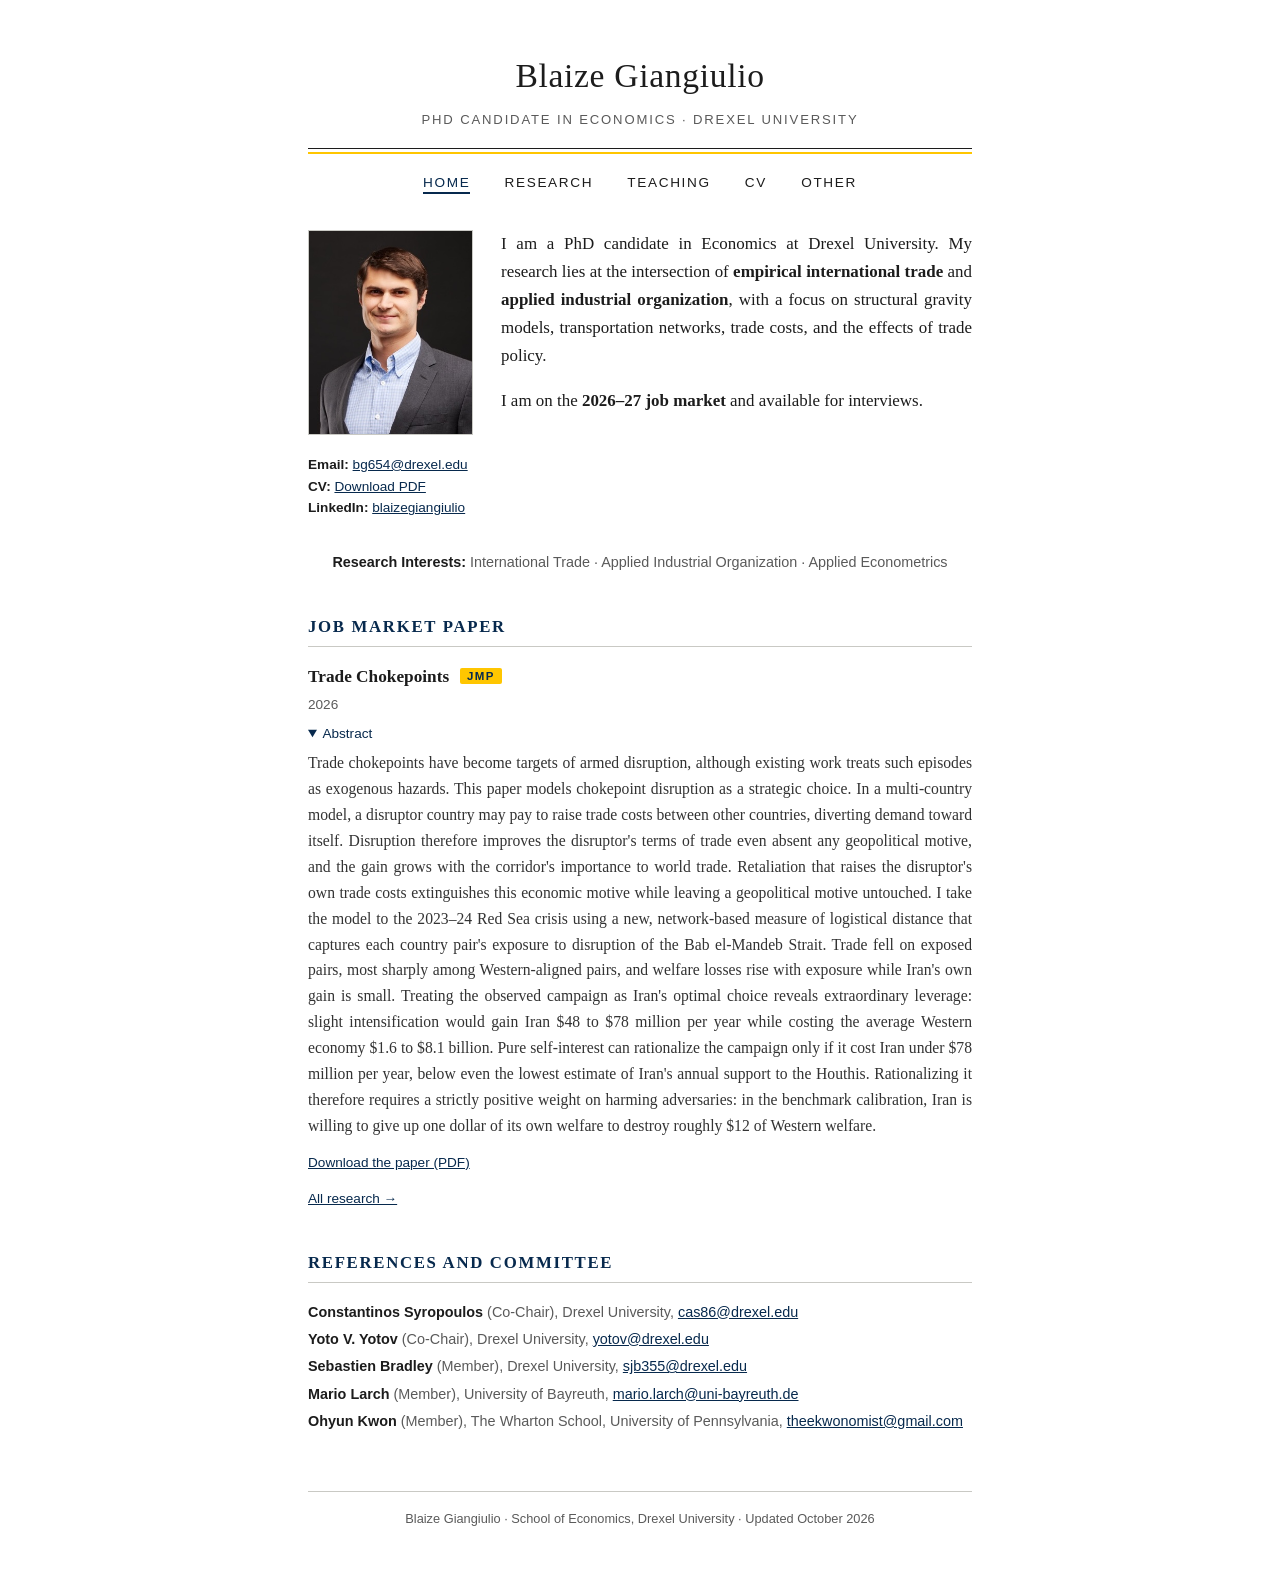
<file: index.html>
<!DOCTYPE html>
<html lang="en">
<head>
<!-- Google tag (gtag.js) -->
<script async src="https://www.googletagmanager.com/gtag/js?id=G-4PD95ZYJC8"></script>
<script>
  window.dataLayer = window.dataLayer || [];
  function gtag(){dataLayer.push(arguments);}
  gtag('js', new Date());

  gtag('config', 'G-4PD95ZYJC8');
</script>
<meta charset="utf-8">
<meta name="viewport" content="width=device-width, initial-scale=1">
<title>Blaize Giangiulio — Economics PhD Candidate, Drexel University</title>

<meta name="description"
      content="Blaize Giangiulio is a PhD candidate in Economics at Drexel University specializing in empirical international trade and applied industrial organization. On the 2026–27 job market.">

<link rel="stylesheet" href="style.css?v=12">
</head>
<body>
<div class="page">

  <header class="masthead">
    <h1>Blaize Giangiulio</h1>
    <p class="affiliation">PhD Candidate in Economics &middot; Drexel University</p>

    <hr class="rule">
    <hr class="rule thin">

    <nav>
      <a href="index.html" class="current">Home</a>
      <a href="research.html">Research</a>
      <a href="teaching.html">Teaching</a>
      <a href="cv.pdf?v=20261028b" target="_blank" rel="noopener">CV</a>
      <a href="other.html">Other</a>
    </nav>
  </header>

  <main>

    <div class="intro">

      <div class="intro-side">
        <img src="photo.jpg" alt="Portrait of Blaize Giangiulio">
        <p class="contact">
          <strong>Email:</strong>
          <a href="mailto:bg654@drexel.edu">bg654@drexel.edu</a><br>
          <strong>CV:</strong>
          <a href="cv.pdf?v=20261028b" target="_blank" rel="noopener">Download PDF</a><br>
          <strong>LinkedIn:</strong>
          <a href="https://www.linkedin.com/in/blaizegiangiulio" target="_blank" rel="noopener">blaizegiangiulio</a>
        </p>
      </div>

      <div class="bio">

        <p style="margin-top:0">
          I am a PhD candidate in Economics at Drexel University. My research lies
          at the intersection of <strong>empirical international trade</strong> and
          <strong>applied industrial organization</strong>, with a focus on
          structural gravity models, transportation networks, trade costs, and the
          effects of trade policy.
        </p>

        <p>
          I am on the <strong>2026&ndash;27 job market</strong> and available for
          interviews.
        </p>

      </div>

    </div>

    <p class="interests">
      <strong>Research Interests:</strong>
      International Trade &middot; Applied Industrial Organization &middot; Applied Econometrics
    </p>

    <h2>Job Market Paper</h2>

    <div class="paper">

      <p class="title">
        Trade Chokepoints
        <span class="tag">JMP</span>
      </p>

      <p class="meta">2026</p>

      <details class="abstract" open>

        <summary>Abstract</summary>

        <p>
          <!-- abstract:chokepoints -->
          Trade chokepoints have become targets of armed disruption, although
          existing work treats such episodes as exogenous hazards. This paper
          models chokepoint disruption as a strategic choice. In a
          multi-country model, a disruptor country may pay to raise trade
          costs between other countries, diverting demand toward itself.
          Disruption therefore improves the disruptor's terms of trade even
          absent any geopolitical motive, and the gain grows with the
          corridor's importance to world trade. Retaliation that raises the
          disruptor's own trade costs extinguishes this economic motive while
          leaving a geopolitical motive untouched. I take the model to the
          2023&ndash;24 Red Sea crisis using a new, network-based measure of
          logistical distance that captures each country pair's exposure to
          disruption of the Bab el-Mandeb Strait. Trade fell on exposed pairs,
          most sharply among Western-aligned pairs, and welfare losses rise
          with exposure while Iran's own gain is small. Treating the observed
          campaign as Iran's optimal choice reveals extraordinary leverage:
          slight intensification would gain Iran $48 to $78 million per year
          while costing the average Western economy $1.6 to $8.1 billion. Pure
          self-interest can rationalize the campaign only if it cost Iran
          under $78 million per year, below even the lowest estimate of Iran's
          annual support to the Houthis. Rationalizing it therefore requires a
          strictly positive weight on harming adversaries: in the benchmark
          calibration, Iran is willing to give up one dollar of its own
          welfare to destroy roughly $12 of Western welfare.
          <!-- /abstract:chokepoints -->
        </p>

      </details>

      <p class="links">
        <a href="papers/trade_chokepoints.pdf?v=9" target="_blank" rel="noopener">Download the paper (PDF)</a>
      </p>
      <p class="links">
        <a href="research.html">All research &rarr;</a>
      </p>

    </div>

    <h2>References and Committee</h2>

    <ul class="refs">
      <li><strong>Constantinos Syropoulos</strong> (Co-Chair), Drexel University, <a href="mailto:cas86@drexel.edu">cas86@drexel.edu</a></li>
      <li><strong>Yoto V. Yotov</strong> (Co-Chair), Drexel University, <a href="mailto:yotov@drexel.edu">yotov@drexel.edu</a></li>
      <li><strong>Sebastien Bradley</strong> (Member), Drexel University, <a href="mailto:sjb355@drexel.edu">sjb355@drexel.edu</a></li>
      <li><strong>Mario Larch</strong> (Member), University of Bayreuth, <a href="mailto:mario.larch@uni-bayreuth.de">mario.larch@uni-bayreuth.de</a></li>
      <li><strong>Ohyun Kwon</strong> (Member), The Wharton School, University of Pennsylvania, <a href="mailto:theekwonomist@gmail.com">theekwonomist@gmail.com</a></li>
    </ul>

  </main>

  <footer>
    Blaize Giangiulio &middot; School of Economics, Drexel University &middot; Updated October 2026
  </footer>

</div>
</body>
</html>
</file>
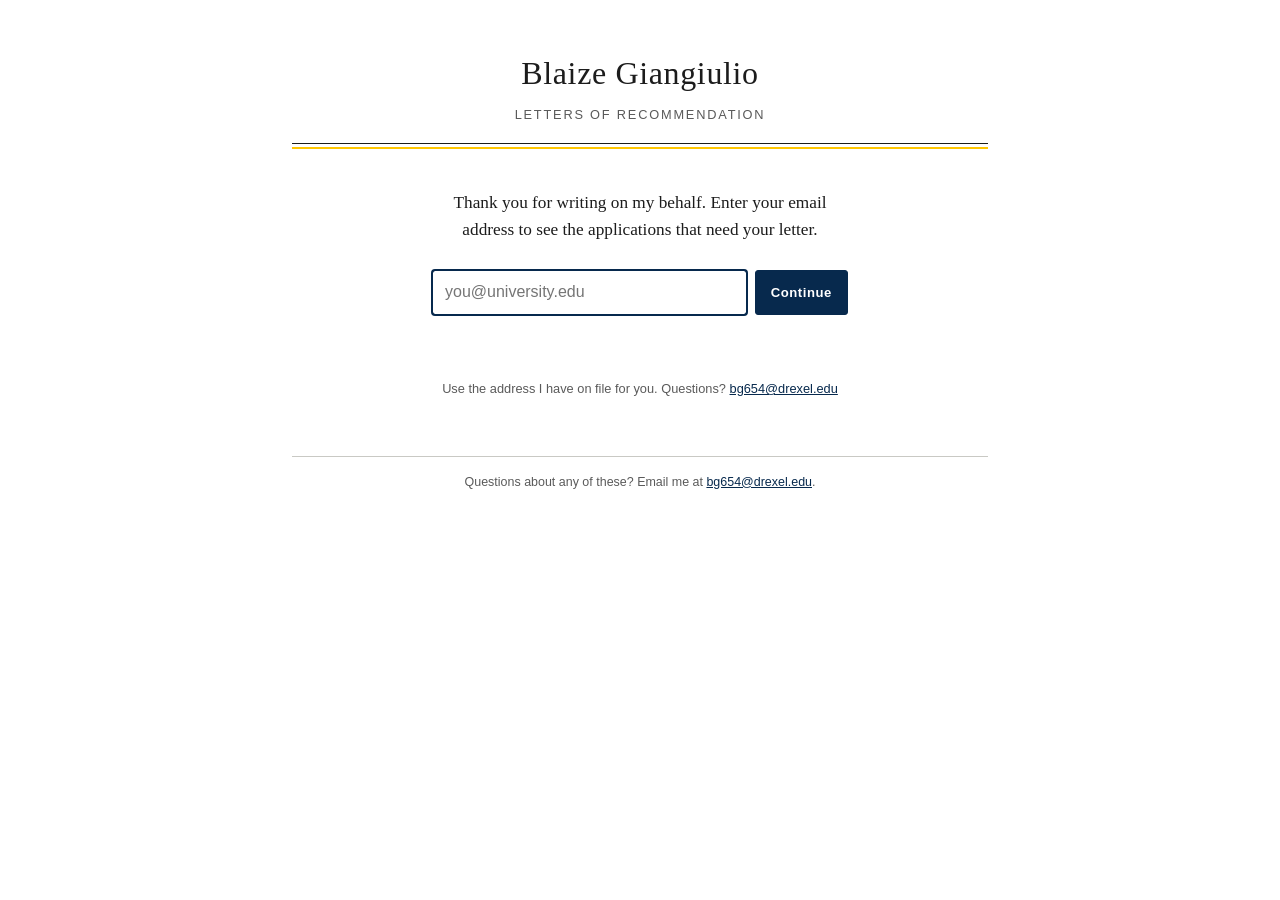
<file: l-ujuejmo5dn/index.html>
<!DOCTYPE html>
<html lang="en">
<head>
<meta charset="utf-8">
<meta name="viewport" content="width=device-width, initial-scale=1">
<meta name="robots" content="noindex, nofollow, noarchive">
<meta name="referrer" content="no-referrer">
<title>Letters — Blaize Giangiulio</title>
<link rel="stylesheet" href="portal.css?v=20261103b">
</head>
<body>
<div class="testbanner" id="testbanner" hidden>Test mode — everything is saved in this browser only.</div>
<div class="page">

  <header class="masthead">
    <h1>Blaize Giangiulio</h1>
    <p class="affiliation">Letters of Recommendation</p>
    <hr class="rule">
    <hr class="rule thin">
  </header>

  <main>

    <!-- Sign in -->
    <section id="signin" class="signin" hidden>
      <p class="lead">Thank you for writing on my behalf. Enter your email address to see the applications that need your letter.</p>
      <form id="signinForm" autocomplete="on">
        <input type="email" id="emailInput" name="email" placeholder="you@university.edu" required autocomplete="email" aria-label="Your email address">
        <button class="btn" type="submit">Continue</button>
      </form>
      <p class="err" id="signinErr" role="alert"></p>
      <p class="fine">Use the address I have on file for you. Questions? <a id="contactLink" href="mailto:bg654@drexel.edu">bg654@drexel.edu</a></p>
    </section>

    <!-- Queue -->
    <section id="queue" hidden>
      <div class="hello">
        <h3 id="hello"></h3>
        <span class="who"><span id="whoEmail"></span> · <button class="btn quiet small" id="signout" type="button">Not you?</button></span>
      </div>
      <p class="muted" id="introText" style="margin:0.4rem 0 0">Everything that needs your letter, soonest first. Tick each one once it's sent and it moves out of the way.</p>

      <div class="stats" id="stats"></div>

      <div id="platforms"></div>

      <h2>To send <span class="aside" id="todoAside"></span></h2>
      <ul class="queue" id="todo"></ul>

      <div id="groups"></div>
    </section>

  </main>

  <footer>
    Questions about any of these? Email me at <a id="footMail" href="mailto:bg654@drexel.edu">bg654@drexel.edu</a>.
  </footer>
</div>

<script src="config.js?v=20261103b"></script>
<script src="common.js?v=20261103b"></script>
<script src="writer.js?v=20261103b"></script>
</body>
</html>
</file>
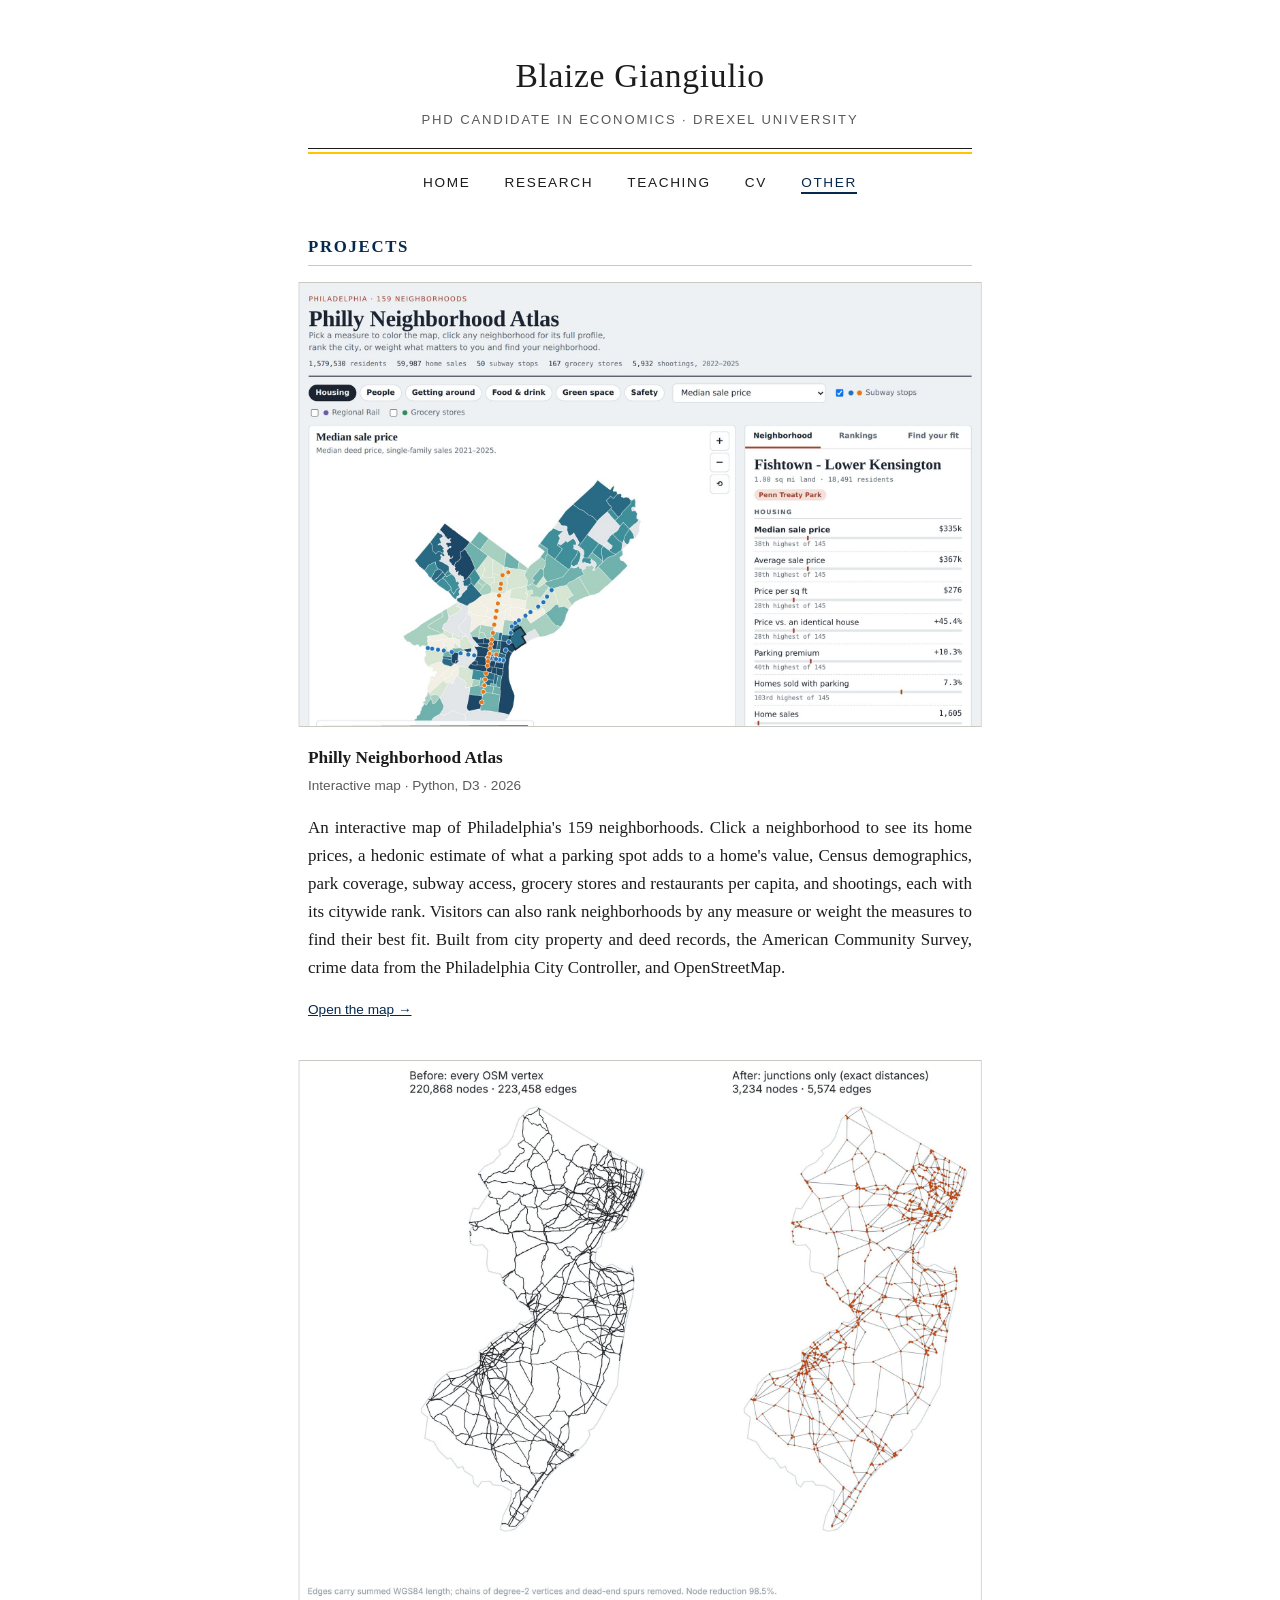
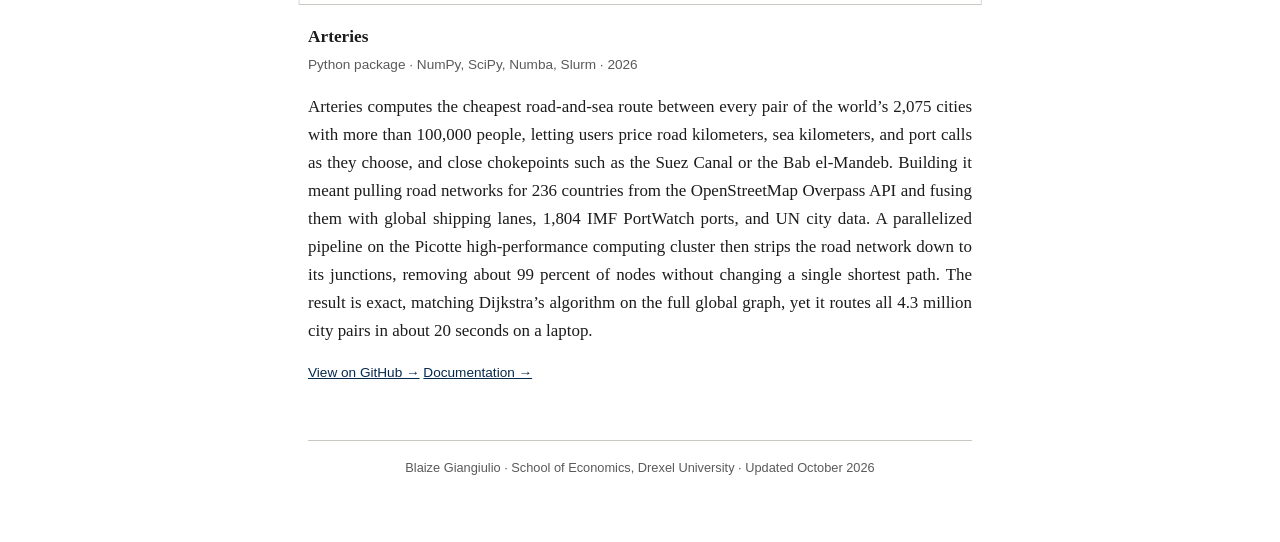
<file: other.html>
<!DOCTYPE html>
<html lang="en">
<head>
<!-- Google tag (gtag.js) -->
<script async src="https://www.googletagmanager.com/gtag/js?id=G-4PD95ZYJC8"></script>
<script>
  window.dataLayer = window.dataLayer || [];
  function gtag(){dataLayer.push(arguments);}
  gtag('js', new Date());

  gtag('config', 'G-4PD95ZYJC8');
</script>
<meta charset="utf-8">
<meta name="viewport" content="width=device-width, initial-scale=1">
<title>Other — Blaize Giangiulio</title>
<link rel="stylesheet" href="style.css?v=12">
</head>
<body>
<div class="page">

  <header class="masthead">
    <h1>Blaize Giangiulio</h1>
    <p class="affiliation">PhD Candidate in Economics &middot; Drexel University</p>
    <hr class="rule">
    <hr class="rule thin">
    <nav>
      <a href="index.html">Home</a>
      <a href="research.html">Research</a>
      <a href="teaching.html">Teaching</a>
      <a href="cv.pdf?v=20261028b" target="_blank" rel="noopener">CV</a>
      <a href="other.html" class="current">Other</a>
    </nav>
  </header>

  <main>
    <h2>Projects</h2>

    <div class="project">
      <a class="shot" href="philly-atlas/" target="_blank" rel="noopener">
        <img src="images/philly-atlas.jpg" width="2000" height="1286" loading="lazy"
             alt="Screenshot of the Philly Neighborhood Atlas: a map of Philadelphia neighborhoods shaded by median home sale price, with subway stops and a profile panel for Fishtown">
      </a>
      <p class="title"><a href="philly-atlas/" target="_blank" rel="noopener">Philly Neighborhood Atlas</a></p>
      <p class="meta">Interactive map &middot; Python, D3 &middot; 2026</p>
      <p class="desc">
        An interactive map of Philadelphia's 159 neighborhoods. Click a neighborhood to see its
        home prices, a hedonic estimate of what a parking spot adds to a home's value, Census
        demographics, park coverage, subway access, grocery stores and restaurants per capita,
        and shootings, each with its citywide rank. Visitors can also rank neighborhoods by any
        measure or weight the measures to find their best fit. Built from city property and deed
        records, the American Community Survey, crime data from the Philadelphia City
        Controller, and OpenStreetMap.
      </p>
      <p class="links"><a href="philly-atlas/" target="_blank" rel="noopener">Open the map &rarr;</a></p>
    </div>

    <div class="project">
      <a class="shot" href="https://github.com/bgian123/arteries" target="_blank" rel="noopener">
        <img src="images/arteries-nj.jpg" width="2000" height="1596" loading="lazy"
             alt="New Jersey's road network before and after simplification: about 221,000 OpenStreetMap vertices reduced to 3,234 junctions with distances preserved exactly">
      </a>
      <p class="title"><a href="https://github.com/bgian123/arteries" target="_blank" rel="noopener">Arteries</a></p>
      <p class="meta">Python package &middot; NumPy, SciPy, Numba, Slurm &middot; 2026</p>
      <p class="desc">
        Arteries computes the cheapest road-and-sea route between every pair of the world&rsquo;s
        2,075 cities with more than 100,000 people, letting users price road kilometers, sea
        kilometers, and port calls as they choose, and close chokepoints such as the Suez Canal or
        the Bab el-Mandeb. Building it meant pulling road networks for 236 countries from the
        OpenStreetMap Overpass API and fusing them with global shipping lanes, 1,804 IMF PortWatch
        ports, and UN city data. A parallelized pipeline on the Picotte high-performance computing
        cluster then strips the road network down to its junctions, removing about 99 percent of
        nodes without changing a single shortest path. The result is exact, matching Dijkstra&rsquo;s
        algorithm on the full global graph, yet it routes all 4.3 million city pairs in about 20
        seconds on a laptop.
      </p>
      <p class="links">
        <a href="https://github.com/bgian123/arteries" target="_blank" rel="noopener">View on GitHub &rarr;</a>
        <a href="arteries/" target="_blank" rel="noopener">Documentation &rarr;</a>
      </p>
    </div>
  </main>

  <footer>
    Blaize Giangiulio &middot; School of Economics, Drexel University &middot; Updated October 2026
  </footer>

</div>
</body>
</html>
</file>
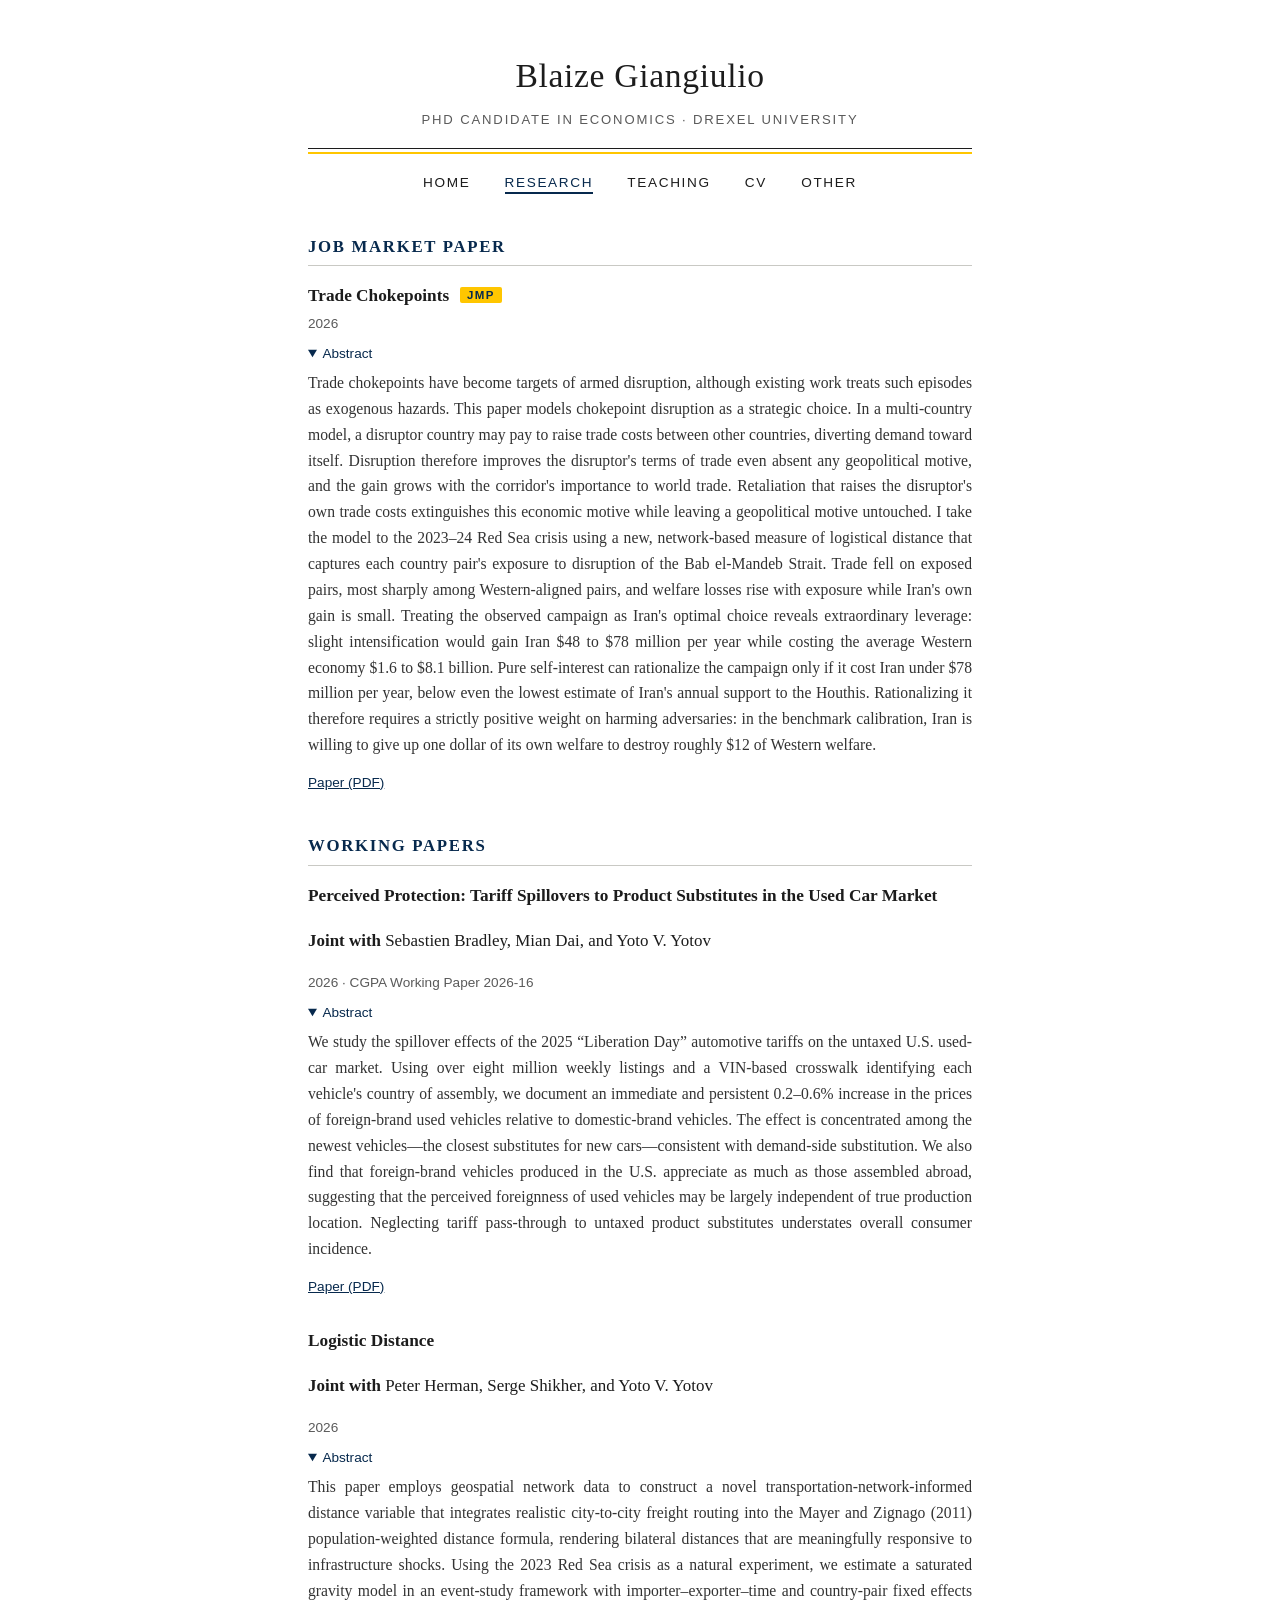
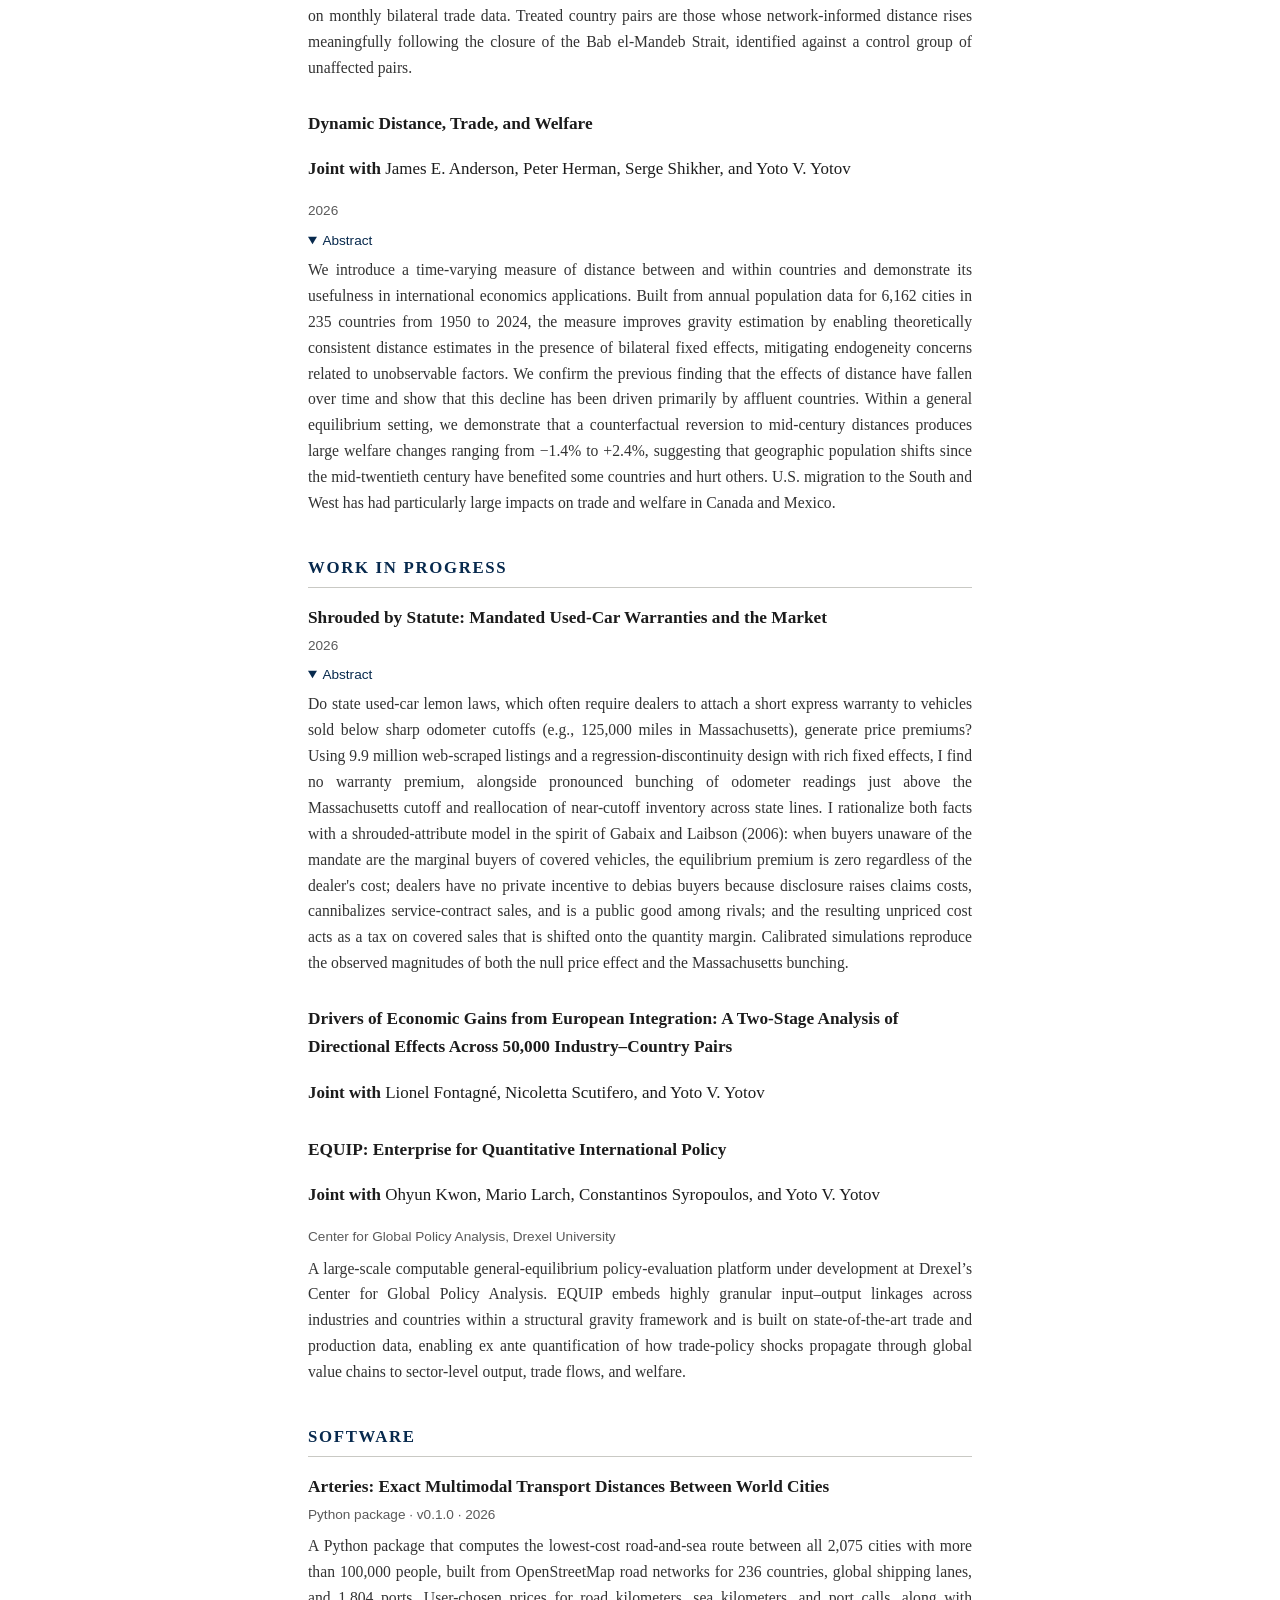
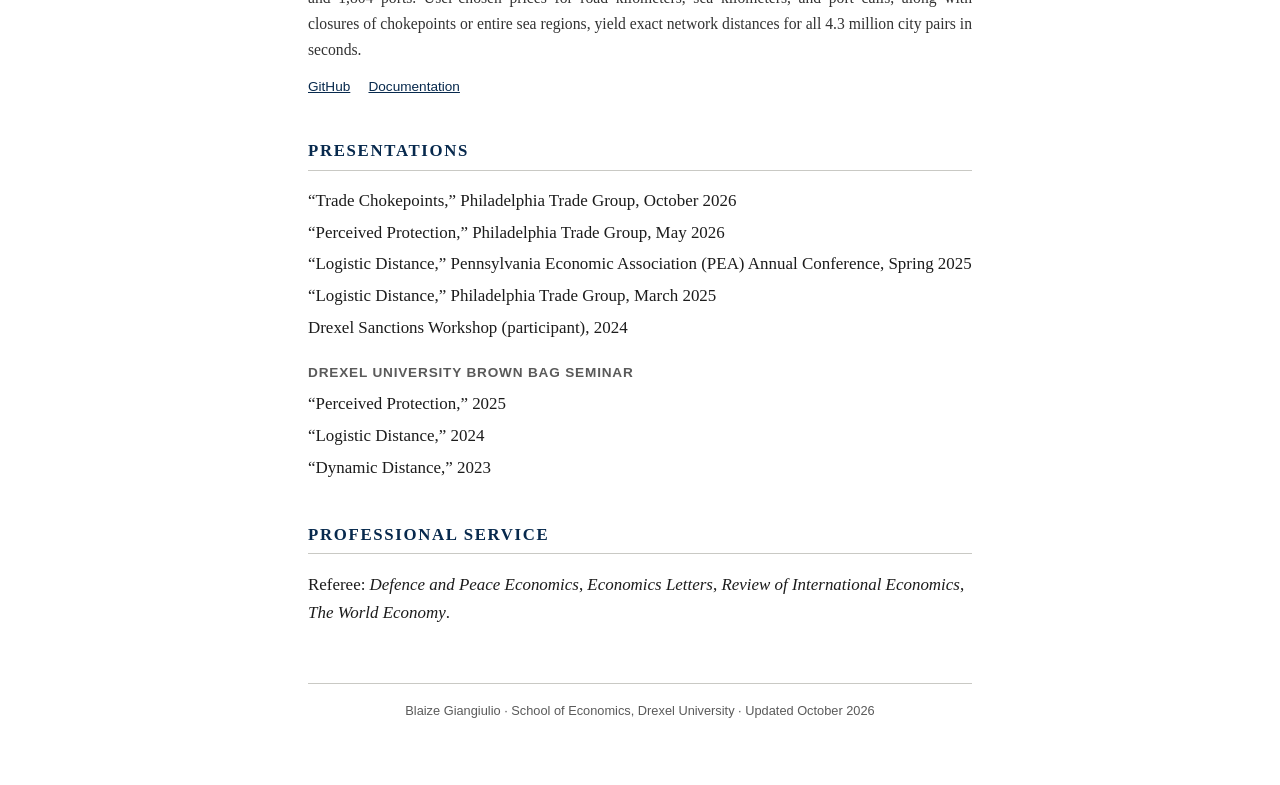
<file: research.html>
<!DOCTYPE html>
<html lang="en">
<head>
<!-- Google tag (gtag.js) -->
<script async src="https://www.googletagmanager.com/gtag/js?id=G-4PD95ZYJC8"></script>
<script>
  window.dataLayer = window.dataLayer || [];
  function gtag(){dataLayer.push(arguments);}
  gtag('js', new Date());

  gtag('config', 'G-4PD95ZYJC8');
</script>
<meta charset="utf-8">
<meta name="viewport" content="width=device-width, initial-scale=1">
<title>Research — Blaize Giangiulio</title>
<link rel="stylesheet" href="style.css?v=12">
</head>
<body>
<div class="page">

  <header class="masthead">
    <h1>Blaize Giangiulio</h1>
    <p class="affiliation">PhD Candidate in Economics &middot; Drexel University</p>
    <hr class="rule">
    <hr class="rule thin">
    <nav>
      <a href="index.html">Home</a>
      <a href="research.html" class="current">Research</a>
      <a href="teaching.html">Teaching</a>
      <a href="cv.pdf?v=20261028b" target="_blank" rel="noopener">CV</a>
      <a href="other.html">Other</a>
    </nav>
  </header>

  <main>

    <h2>Job Market Paper</h2>

    <div class="paper">
      <p class="title">
        Trade Chokepoints
        <span class="tag">JMP</span>
      </p>

      <p class="meta">2026</p>

      <details class="abstract" open>
        <summary>Abstract</summary>
        <p>
          <!-- abstract:chokepoints -->
          Trade chokepoints have become targets of armed disruption, although
          existing work treats such episodes as exogenous hazards. This paper
          models chokepoint disruption as a strategic choice. In a
          multi-country model, a disruptor country may pay to raise trade
          costs between other countries, diverting demand toward itself.
          Disruption therefore improves the disruptor's terms of trade even
          absent any geopolitical motive, and the gain grows with the
          corridor's importance to world trade. Retaliation that raises the
          disruptor's own trade costs extinguishes this economic motive while
          leaving a geopolitical motive untouched. I take the model to the
          2023&ndash;24 Red Sea crisis using a new, network-based measure of
          logistical distance that captures each country pair's exposure to
          disruption of the Bab el-Mandeb Strait. Trade fell on exposed pairs,
          most sharply among Western-aligned pairs, and welfare losses rise
          with exposure while Iran's own gain is small. Treating the observed
          campaign as Iran's optimal choice reveals extraordinary leverage:
          slight intensification would gain Iran $48 to $78 million per year
          while costing the average Western economy $1.6 to $8.1 billion. Pure
          self-interest can rationalize the campaign only if it cost Iran
          under $78 million per year, below even the lowest estimate of Iran's
          annual support to the Houthis. Rationalizing it therefore requires a
          strictly positive weight on harming adversaries: in the benchmark
          calibration, Iran is willing to give up one dollar of its own
          welfare to destroy roughly $12 of Western welfare.
          <!-- /abstract:chokepoints -->
        </p>
      </details>

      <p class="links"><a href="papers/trade_chokepoints.pdf?v=9" target="_blank" rel="noopener">Paper (PDF)</a></p>
    </div>

    <h2>Working Papers</h2>

    <div class="paper">
      <p class="title">
        Perceived Protection: Tariff Spillovers to Product Substitutes in the Used Car Market
      </p>

      <p class="coauthors">
        <strong>Joint with</strong> Sebastien Bradley, Mian Dai, and Yoto V. Yotov
      </p>

      <p class="meta">2026 &middot; CGPA Working Paper 2026-16</p>

      <details class="abstract" open>
        <summary>Abstract</summary>
        <p>
          We study the spillover effects of the 2025 &ldquo;Liberation Day&rdquo;
          automotive tariffs on the untaxed U.S. used-car market. Using over eight
          million weekly listings and a VIN-based crosswalk identifying each
          vehicle's country of assembly, we document an immediate and persistent
          0.2&ndash;0.6% increase in the prices of foreign-brand used vehicles
          relative to domestic-brand vehicles. The effect is concentrated among the
          newest vehicles&mdash;the closest substitutes for new cars&mdash;consistent
          with demand-side substitution. We also find that foreign-brand vehicles
          produced in the U.S. appreciate as much as those assembled abroad,
          suggesting that the perceived foreignness of used vehicles may be largely
          independent of true production location. Neglecting tariff pass-through to
          untaxed product substitutes understates overall consumer incidence.
        </p>
      </details>

      <p class="links"><a href="papers/perceived-protection.pdf" target="_blank" rel="noopener">Paper (PDF)</a></p>
    </div>

    <div class="paper">
      <p class="title">
        Logistic Distance
      </p>

      <p class="coauthors">
        <strong>Joint with</strong> Peter Herman, Serge Shikher, and Yoto V. Yotov
      </p>

      <p class="meta">2026</p>

      <details class="abstract" open>
        <summary>Abstract</summary>
        <p>
          <!-- abstract:logistic-distance -->
          This paper employs geospatial network data to construct a novel
          transportation-network-informed distance variable that integrates
          realistic city-to-city freight routing into the Mayer and Zignago
          (2011) population-weighted distance formula, rendering bilateral
          distances that are meaningfully responsive to infrastructure shocks.
          Using the 2023 Red Sea crisis as a natural experiment, we estimate a
          saturated gravity model in an event-study framework with
          importer&ndash;exporter&ndash;time and country-pair fixed effects on
          monthly bilateral trade data. Treated country pairs are those whose
          network-informed distance rises meaningfully following the closure
          of the Bab el-Mandeb Strait, identified against a control group of
          unaffected pairs.
          <!-- /abstract:logistic-distance -->
        </p>
      </details>
    </div>

    <div class="paper">
      <p class="title">
        Dynamic Distance, Trade, and Welfare
      </p>

      <p class="coauthors">
        <strong>Joint with</strong> James E. Anderson, Peter Herman, Serge Shikher, and Yoto V. Yotov
      </p>

      <p class="meta">2026</p>

      <details class="abstract" open>
        <summary>Abstract</summary>
        <p>
          <!-- abstract:dynamic-distance -->
          We introduce a time-varying measure of distance between and within
          countries and demonstrate its usefulness in international economics
          applications. Built from annual population data for 6,162 cities in
          235 countries from 1950 to 2024, the measure improves gravity
          estimation by enabling theoretically consistent distance estimates
          in the presence of bilateral fixed effects, mitigating endogeneity
          concerns related to unobservable factors. We confirm the previous
          finding that the effects of distance have fallen over time and show
          that this decline has been driven primarily by affluent countries.
          Within a general equilibrium setting, we demonstrate that a
          counterfactual reversion to mid-century distances produces large
          welfare changes ranging from &minus;1.4% to +2.4%, suggesting that
          geographic population shifts since the mid-twentieth century have
          benefited some countries and hurt others. U.S. migration to the
          South and West has had particularly large impacts on trade and
          welfare in Canada and Mexico.
          <!-- /abstract:dynamic-distance -->
        </p>
      </details>
    </div>

    <h2>Work in Progress</h2>

    <div class="paper">
      <p class="title">
        Shrouded by Statute: Mandated Used-Car Warranties and the Market
      </p>

      <p class="meta">2026</p>

      <details class="abstract" open>
        <summary>Abstract</summary>
        <p>
          Do state used-car lemon laws, which often require dealers to attach a short
          express warranty to vehicles sold below sharp odometer cutoffs (e.g.,
          125,000 miles in Massachusetts), generate price premiums? Using 9.9 million
          web-scraped listings and a regression-discontinuity design with rich fixed
          effects, I find no warranty premium, alongside pronounced bunching of
          odometer readings just above the Massachusetts cutoff and reallocation of
          near-cutoff inventory across state lines. I rationalize both facts with a
          shrouded-attribute model in the spirit of Gabaix and Laibson (2006): when
          buyers unaware of the mandate are the marginal buyers of covered vehicles,
          the equilibrium premium is zero regardless of the dealer's cost; dealers
          have no private incentive to debias buyers because disclosure raises claims
          costs, cannibalizes service-contract sales, and is a public good among
          rivals; and the resulting unpriced cost acts as a tax on covered sales that
          is shifted onto the quantity margin. Calibrated simulations reproduce the
          observed magnitudes of both the null price effect and the Massachusetts
          bunching.
        </p>
      </details>
    </div>

    <div class="paper">
      <p class="title">
        Drivers of Economic Gains from European Integration: A Two-Stage Analysis of Directional Effects Across 50,000 Industry&ndash;Country Pairs
      </p>

      <p class="coauthors">
        <strong>Joint with</strong> Lionel Fontagn&eacute;, Nicoletta Scutifero, and Yoto V. Yotov
      </p>
    </div>

    <div class="paper">
      <p class="title">
        EQUIP: Enterprise for Quantitative International Policy
      </p>

      <p class="coauthors">
        <strong>Joint with</strong> Ohyun Kwon, Mario Larch, Constantinos Syropoulos, and Yoto V. Yotov
      </p>

      <p class="meta">Center for Global Policy Analysis, Drexel University</p>

      <p class="desc">
        A large-scale computable general-equilibrium policy-evaluation platform under development at Drexel&rsquo;s Center for Global Policy Analysis. EQUIP embeds highly granular input&ndash;output linkages across industries and countries within a structural gravity framework and is built on state-of-the-art trade and production data, enabling ex ante quantification of how trade-policy shocks propagate through global value chains to sector-level output, trade flows, and welfare.
      </p>
    </div>

    <h2>Software</h2>

    <div class="paper">
      <p class="title">
        Arteries: Exact Multimodal Transport Distances Between World Cities
      </p>

      <p class="meta">Python package &middot; v0.1.0 &middot; 2026</p>

      <p class="desc">
        A Python package that computes the lowest-cost road-and-sea route between all 2,075 cities with more than 100,000 people, built from OpenStreetMap road networks for 236 countries, global shipping lanes, and 1,804 ports. User-chosen prices for road kilometers, sea kilometers, and port calls, along with closures of chokepoints or entire sea regions, yield exact network distances for all 4.3 million city pairs in seconds.
      </p>

      <p class="links"><a href="https://github.com/bgian123/arteries" target="_blank" rel="noopener">GitHub</a> <a href="arteries/" target="_blank" rel="noopener">Documentation</a></p>
    </div>

    <h2>Presentations</h2>
    <ul class="plain">
      <li>&ldquo;Trade Chokepoints,&rdquo; Philadelphia Trade Group, October 2026</li>
      <li>&ldquo;Perceived Protection,&rdquo; Philadelphia Trade Group, May 2026</li>
      <li>&ldquo;Logistic Distance,&rdquo; Pennsylvania Economic Association (PEA) Annual Conference, Spring 2025</li>
      <li>&ldquo;Logistic Distance,&rdquo; Philadelphia Trade Group, March 2025</li>
      <li>Drexel Sanctions Workshop (participant), 2024</li>
    </ul>

    <p class="subhead">Drexel University Brown Bag Seminar</p>
    <ul class="plain">
      <li>&ldquo;Perceived Protection,&rdquo; 2025</li>
      <li>&ldquo;Logistic Distance,&rdquo; 2024</li>
      <li>&ldquo;Dynamic Distance,&rdquo; 2023</li>
    </ul>

    <h2>Professional Service</h2>
    <p>
      Referee: <em>Defence and Peace Economics</em>,
      <em>Economics Letters</em>, <em>Review of International Economics</em>,
      <em>The World Economy</em>.
    </p>

  </main>

  <footer>
    Blaize Giangiulio &middot; School of Economics, Drexel University &middot; Updated October 2026
  </footer>

</div>
</body>
</html>
</file>
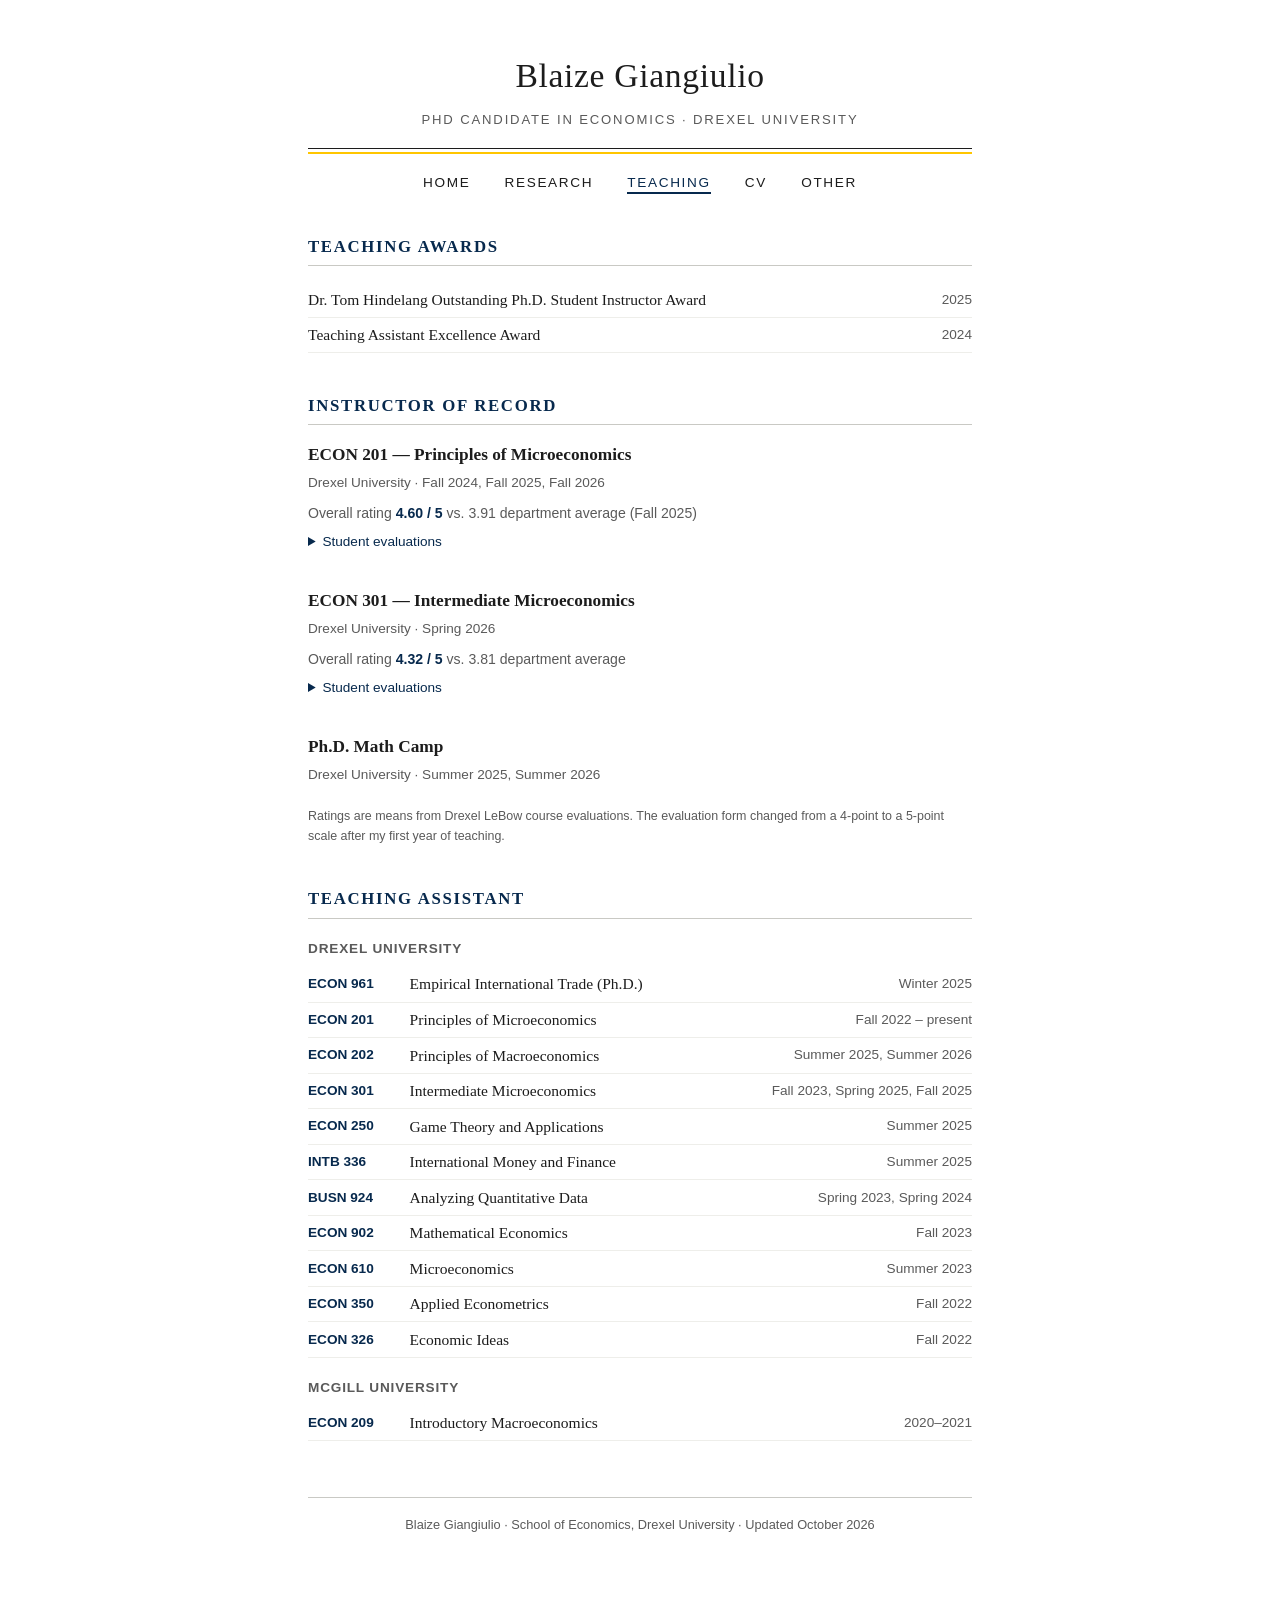
<file: teaching.html>
<!DOCTYPE html>
<html lang="en">
<head>
<!-- Google tag (gtag.js) -->
<script async src="https://www.googletagmanager.com/gtag/js?id=G-4PD95ZYJC8"></script>
<script>
  window.dataLayer = window.dataLayer || [];
  function gtag(){dataLayer.push(arguments);}
  gtag('js', new Date());

  gtag('config', 'G-4PD95ZYJC8');
</script>
<meta charset="utf-8">
<meta name="viewport" content="width=device-width, initial-scale=1">
<title>Teaching — Blaize Giangiulio</title>
<link rel="stylesheet" href="style.css?v=12">
</head>
<body>
<div class="page">

  <header class="masthead">
    <h1>Blaize Giangiulio</h1>
    <p class="affiliation">PhD Candidate in Economics &middot; Drexel University</p>
    <hr class="rule">
    <hr class="rule thin">
    <nav>
      <a href="index.html">Home</a>
      <a href="research.html">Research</a>
      <a href="teaching.html" class="current">Teaching</a>
      <a href="cv.pdf?v=20261028b" target="_blank" rel="noopener">CV</a>
      <a href="other.html">Other</a>
    </nav>
  </header>

  <main>

    <h2>Teaching Awards</h2>
    <ul class="courses awards-list">
      <li><span class="name">Dr. Tom Hindelang Outstanding Ph.D. Student Instructor Award</span><span class="term">2025</span></li>
      <li><span class="name">Teaching Assistant Excellence Award</span><span class="term">2024</span></li>
    </ul>

    <h2>Instructor of Record</h2>

    <div class="paper">
      <p class="title">ECON 201 — Principles of Microeconomics</p>
      <p class="meta">Drexel University &middot; Fall 2024, Fall 2025, Fall 2026</p>
      <p class="glance">Overall rating <strong>4.60 / 5</strong> vs. 3.91 department average (Fall 2025)</p>
      <details class="evals">
        <summary>Student evaluations</summary>
      <div class="eval">
        <a href="images/evals/econ201-fall2025.png" target="_blank" rel="noopener" title="Open full-size chart">
          <img src="images/evals/econ201-fall2025.png" alt="Dot plot of Fall 2025 ECON 201 evaluations on a 5-point scale. Overall course quality 4.60 versus 3.91 department and 4.19 college average; every item exceeds both averages, led by clear criteria for success at 4.93." loading="lazy">
        </a>
        <p class="carousel-label">Selected student comments &middot; Fall 2025</p>
        <div class="carousel" data-carousel>
          <blockquote class="quote">Blaize was a really good teacher. He made me change my major to economics, and I found my passion in his class.</blockquote>
          <blockquote class="quote">Professor Giangiulio was fantastic and I wouldn’t change a thing! He’s been incredibly thoughtful and accommodating of all. … He teaches really well and one is able to understand everything. … 10/10!</blockquote>
          <blockquote class="quote">Professor Giangiulio is a great professor who cares about the students who care about the teachings; come to office hours and you will succeed. He’s good at both large lectures and small discussions. A great prof!</blockquote>
          <blockquote class="quote">He is one of the best professors I have. … He is extremely intelligent and seems to have a strong love for the subject which makes the lectures more exciting. … He wants us to succeed and is very good at it.</blockquote>
          <blockquote class="quote">Great Instructor! Would definitely take again.</blockquote>
          <div class="carousel-nav">
            <button type="button" class="prev" aria-label="Previous comment">&larr;</button>
            <span class="count" aria-live="polite"></span>
            <button type="button" class="next" aria-label="Next comment">&rarr;</button>
          </div>
        </div>
      </div>
      <div class="eval">
        <a href="images/evals/econ201-fall2024.png" target="_blank" rel="noopener" title="Open full-size chart">
          <img src="images/evals/econ201-fall2024.png" alt="Dot plot of Fall 2024 ECON 201 evaluations on a 4-point scale. Overall teaching effectiveness 3.63 versus 3.29 department and 3.50 college average; every item exceeds both averages." loading="lazy">
        </a>
        <p class="carousel-label">Selected student comments &middot; Fall 2024</p>
        <div class="carousel" data-carousel>
          <blockquote class="quote">Honestly, one of the best econ professors I have ever had.</blockquote>
          <blockquote class="quote">Great professor, this was a really scary class for me and I was so nervous to take it but he helped me really understand the material. One of my best professors this quarter, which is honorable considering he’s new to teaching.</blockquote>
          <blockquote class="quote">I really enjoyed having him as a professor — he made microeconomics fun!</blockquote>
          <blockquote class="quote">Prof Giangiulio is great! He does a good job explaining concepts, using both slides and the white board. He also will touch on how more advanced math could be used in the future on simpler concepts we are currently learning which I like.</blockquote>
          <blockquote class="quote">He was a very great teacher and provided plenty of opportunities during office hours. Teaches and grades fairly, very good at explaining things.</blockquote>
          <div class="carousel-nav">
            <button type="button" class="prev" aria-label="Previous comment">&larr;</button>
            <span class="count" aria-live="polite"></span>
            <button type="button" class="next" aria-label="Next comment">&rarr;</button>
          </div>
        </div>
      </div>
      </details>
    </div>

    <div class="paper">
      <p class="title">ECON 301 — Intermediate Microeconomics</p>
      <p class="meta">Drexel University &middot; Spring 2026</p>
      <p class="glance">Overall rating <strong>4.32 / 5</strong> vs. 3.81 department average</p>
      <details class="evals">
        <summary>Student evaluations</summary>
      <div class="eval">
        <a href="images/evals/econ301-spring2026.png" target="_blank" rel="noopener" title="Open full-size chart">
          <img src="images/evals/econ301-spring2026.png" alt="Dot plot of Spring 2026 ECON 301 evaluations on a 5-point scale. Overall course quality 4.32 versus 3.81 department and 4.14 college average; above the department average on every item." loading="lazy">
        </a>
        <p class="carousel-label">Selected student comments &middot; Spring 2026</p>
        <div class="carousel" data-carousel>
          <blockquote class="quote">Best professor I have had so far after 3 years here.</blockquote>
          <blockquote class="quote">Quality instruction and course design. Actually learned instead of just trying to get a good grade.</blockquote>
          <blockquote class="quote">Instructor provided clear and instructive explanations of class material. Material proceeded logically and sensibly from topic to topic, and was easy to understand within topics.</blockquote>
          <blockquote class="quote">… Overall, very useful class and would take it again with Blaize!!</blockquote>
          <div class="carousel-nav">
            <button type="button" class="prev" aria-label="Previous comment">&larr;</button>
            <span class="count" aria-live="polite"></span>
            <button type="button" class="next" aria-label="Next comment">&rarr;</button>
          </div>
        </div>
      </div>
      </details>
    </div>

    <div class="paper">
      <p class="title">Ph.D. Math Camp</p>
      <p class="meta">Drexel University &middot; Summer 2025, Summer 2026</p>
    </div>

    <p class="note">Ratings are means from Drexel LeBow course evaluations. The evaluation form changed from a 4-point to a 5-point scale after my first year of teaching.</p>

    <h2>Teaching Assistant</h2>

    <p class="subhead">Drexel University</p>
    <ul class="courses">
      <li><span class="code">ECON 961</span><span class="name">Empirical International Trade (Ph.D.)</span><span class="term">Winter 2025</span></li>
      <li><span class="code">ECON 201</span><span class="name">Principles of Microeconomics</span><span class="term">Fall 2022 &ndash; present</span></li>
      <li><span class="code">ECON 202</span><span class="name">Principles of Macroeconomics</span><span class="term">Summer 2025, Summer 2026</span></li>
      <li><span class="code">ECON 301</span><span class="name">Intermediate Microeconomics</span><span class="term">Fall 2023, Spring 2025, Fall 2025</span></li>
      <li><span class="code">ECON 250</span><span class="name">Game Theory and Applications</span><span class="term">Summer 2025</span></li>
      <li><span class="code">INTB 336</span><span class="name">International Money and Finance</span><span class="term">Summer 2025</span></li>
      <li><span class="code">BUSN 924</span><span class="name">Analyzing Quantitative Data</span><span class="term">Spring 2023, Spring 2024</span></li>
      <li><span class="code">ECON 902</span><span class="name">Mathematical Economics</span><span class="term">Fall 2023</span></li>
      <li><span class="code">ECON 610</span><span class="name">Microeconomics</span><span class="term">Summer 2023</span></li>
      <li><span class="code">ECON 350</span><span class="name">Applied Econometrics</span><span class="term">Fall 2022</span></li>
      <li><span class="code">ECON 326</span><span class="name">Economic Ideas</span><span class="term">Fall 2022</span></li>
    </ul>

    <p class="subhead">McGill University</p>
    <ul class="courses">
      <li><span class="code">ECON 209</span><span class="name">Introductory Macroeconomics</span><span class="term">2020&ndash;2021</span></li>
    </ul>

  </main>

  <footer>
    Blaize Giangiulio &middot; School of Economics, Drexel University &middot; Updated October 2026
  </footer>

</div>
<script src="teaching.js?v=1"></script>
</body>
</html>
</file>
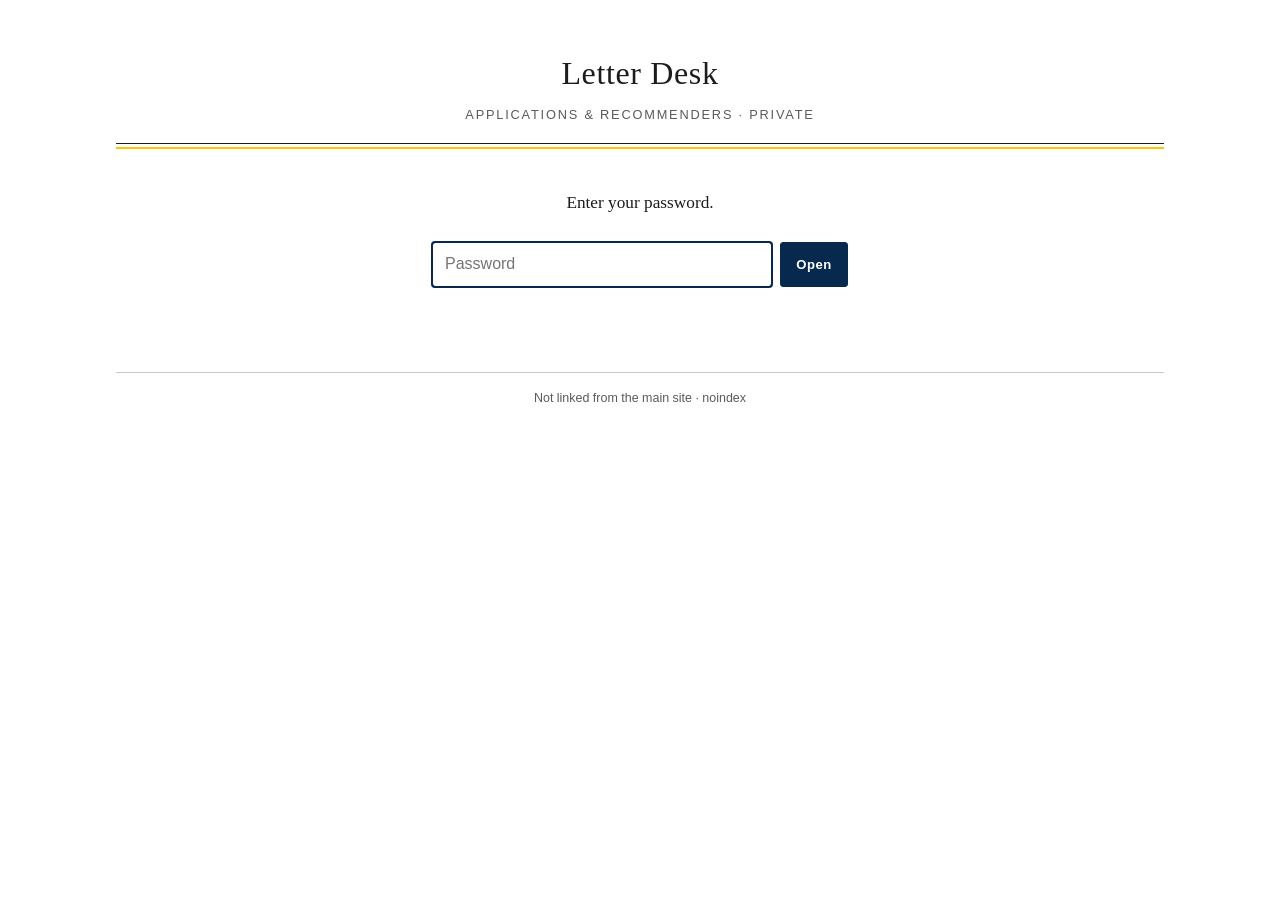
<file: l-ujuejmo5dn/admin.html>
<!DOCTYPE html>
<html lang="en">
<head>
<meta charset="utf-8">
<meta name="viewport" content="width=device-width, initial-scale=1">
<meta name="robots" content="noindex, nofollow, noarchive">
<meta name="referrer" content="no-referrer">
<title>Letter desk</title>
<link rel="stylesheet" href="portal.css?v=20261103b">
</head>
<body>
<div class="testbanner" id="testbanner" hidden>Test mode — data lives in this browser's storage. Export it from the Data tab before clearing your browser.</div>
<div class="page wide">

  <header class="masthead">
    <h1>Letter Desk</h1>
    <p class="affiliation">Applications &amp; recommenders · private</p>
    <hr class="rule">
    <hr class="rule thin">
    <nav class="tabs" id="tabs" hidden>
      <button type="button" data-tab="apps">Applications <span class="count" id="cApps"></span></button>
      <button type="button" data-tab="postings">JOE Postings <span class="count" id="cPost"></span></button>
      <button type="button" data-tab="notify">Notify <span class="count" id="cNotify"></span></button>
      <button type="button" data-tab="writers">Writers</button>
      <button type="button" data-tab="data">Data</button>
    </nav>
  </header>

  <!-- Gate -->
  <section id="gate" class="signin" hidden>
    <p class="lead">Enter your password.</p>
    <form id="gateForm">
      <input type="password" id="pw" placeholder="Password" autocomplete="current-password" aria-label="Password" required>
      <button class="btn" type="submit">Open</button>
    </form>
    <p class="err" id="gateErr" role="alert"></p>
  </section>

  <main id="main" hidden>

    <!-- Applications -->
    <section data-panel="apps" hidden>
      <div class="toolbar">
        <input type="search" id="appSearch" placeholder="Search my applications">
        <label class="inline"><input type="checkbox" id="appOpenOnly"> Only with letters outstanding</label>
        <button class="btn" type="button" id="addManual">+ Add an application not on JOE</button>
      </div>
      <p class="resultcount" id="appCount"></p>
      <p class="resultcount">
        <span class="chip pending">Name</span> not told yet ·
        <span class="chip notified">Name</span> emailed, letter outstanding ·
        <span class="chip done">✓ Name</span> sent / covered
      </p>
      <table class="grid" id="appTable"></table>
    </section>

    <!-- Postings -->
    <section data-panel="postings" hidden>
      <div class="toolbar">
        <input type="search" id="pSearch" placeholder="Search institution, title, location, JEL, text…">
        <select id="pType" aria-label="Type">
          <option value="">All types</option>
          <option value="US: Full">US · tenure track</option>
          <option value="US: Other">US · visiting / other</option>
          <option value="International: Full">Intl · tenure track</option>
          <option value="International: Other">Intl · visiting / other</option>
          <option value="Nonacademic">Nonacademic</option>
        </select>
        <select id="pMethod" aria-label="Letters via"><option value="">Letters via: any</option></select>
        <label class="inline"><input type="checkbox" id="pPast"> Show past deadlines</label>
        <label class="inline"><input type="checkbox" id="pHideApplied"> Hide applied</label>
        <label class="inline"><input type="checkbox" id="pPrio"> Only with an upcoming priority date</label>
      </div>
      <p class="resultcount" id="pCount"></p>
      <table class="grid" id="pTable"></table>
    </section>

    <!-- Notify -->
    <section data-panel="notify" hidden>
      <div class="callout" id="notifyCallout"></div>
      <div id="notifyList"></div>
    </section>

    <!-- Writers -->
    <section data-panel="writers" hidden>
      <p class="muted" style="margin-top:0">Who writes for you, the address they sign in with, and their role in the default assignment:
        1 letter → first core writer; 2 → both core writers; 3 → + the research writer, or the teaching writer when a job is teaching-focused; 4 → both.
        You can always override per application.</p>
      <table class="grid writers" id="wTable"></table>
      <div class="btns" style="margin-top:1rem">
        <button class="btn ghost" type="button" id="wAdd">+ Add writer</button>
        <button class="btn" type="button" id="wSave">Save writers</button>
      </div>
    </section>

    <!-- Data -->
    <section data-panel="data" hidden>
      <h2>Settings</h2>
      <div class="grid3">
        <label class="field"><span>Your name (in emails)</span><input type="text" id="sMe"></label>
        <label class="field"><span>Your email (shown to writers)</span><input type="email" id="sMyEmail"></label>
        <label class="field"><span>Writer portal address</span><input type="url" id="sPortal" placeholder="https://…/index.html"></label>
      </div>
      <div class="grid3">
        <label class="field"><span>Cc on emails to writers</span><input type="email" id="sCc"></label>
        <label class="field" style="grid-column:span 2"><span>Testing</span><span style="text-transform:none;letter-spacing:0;font-size:0.9rem;color:var(--ink);display:flex;gap:0.45rem;align-items:center"><input type="checkbox" id="sHold"> Hold emails: Send only works for my own addresses</span></label>
      </div>
      <div class="btns"><button class="btn" type="button" id="sSave">Save settings</button>
        <a class="btn ghost" id="openPortal" href="index.html" target="_blank" rel="noopener">Open the writer portal ↗</a></div>

      <div data-testonly>
      <h2>Password</h2>
      <div class="grid3">
        <label class="field"><span>New password</span><input type="password" id="pw1" autocomplete="new-password"></label>
        <label class="field"><span>Repeat</span><input type="password" id="pw2" autocomplete="new-password"></label>
        <div style="padding-top:1.2rem"><button class="btn ghost" type="button" id="pwSave">Change password</button></div>
      </div>
      <p class="small muted sans" style="margin-top:0">In test mode this only keeps casual visitors out of this page. Real protection comes from the backend, which will refuse admin changes without your key.</p>
      </div>

      <h2>Backup &amp; test data</h2>
      <div class="btns">
        <button class="btn ghost" type="button" id="exportBtn">Export everything (JSON)</button>
        <label class="btn ghost" for="importFile" style="cursor:pointer">Import JSON…</label>
        <input type="file" id="importFile" accept="application/json,.json" hidden>
        <button class="btn ghost" type="button" id="demoBtn">Load demo applications</button>
        <button class="btn danger" type="button" id="resetBtn">Erase all data</button>
      </div>
      <p class="small muted sans" id="builtNote"></p>
    </section>
  </main>

  <footer>Not linked from the main site · noindex</footer>
</div>

<div class="scrim" id="scrim" hidden></div>
<aside class="drawer" id="drawer" hidden aria-modal="true" role="dialog" aria-labelledby="edTitle"></aside>

<script src="config.js?v=20261103b"></script>
<script src="common.js?v=20261103b"></script>
<script src="data/postings.js?v=20261101b"></script>
<script src="admin.js?v=20261103b"></script>
</body>
</html>
</file>
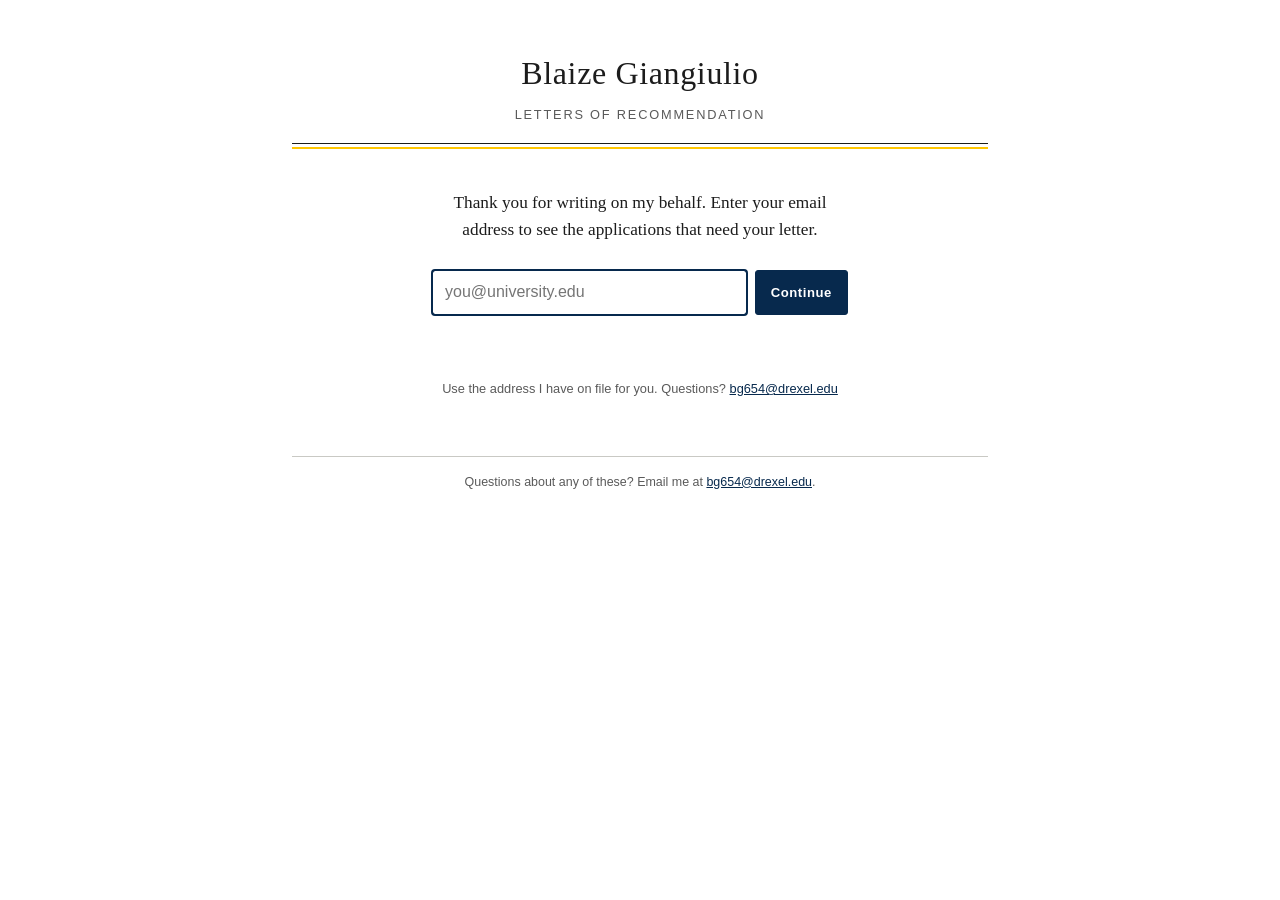
<file: l-ujuejmo5dn/backend/Portal.html>
<!DOCTYPE html>
<html lang="en">
<head>
<base target="_top">
<meta charset="utf-8">
<meta name="viewport" content="width=device-width, initial-scale=1">
<meta name="robots" content="noindex, nofollow, noarchive">
<meta name="referrer" content="no-referrer">
<title>Letters — Blaize Giangiulio</title>
<style>
/* ---------------------------------------------------------------
   Letter portal — same typography and palette as the job-market site
   (Charter serif, Drexel navy + gold, double-rule masthead).
   Standalone copy so the portal doesn't depend on ../style.css.
   --------------------------------------------------------------- */

:root {
  --ink: #1c1c1c;
  --muted: #5a5a5a;
  --faint: #8a8a85;
  --accent: #07294D;
  --accent-soft: #e8edf3;
  --gold: #FFC600;
  --gold-soft: #FBF8EC;
  --rule: #c9c9c4;
  --hair: #eeeeea;
  --paper: #ffffff;
  --ok: #2f6b3a;
  --ok-soft: #edf5ee;
  --warn: #9b1c1c;
  --warn-soft: #fbeeee;
  --serif: Charter, "Bitstream Charter", Cambria, Georgia, serif;
  --sans: -apple-system, "Segoe UI", Helvetica, Arial, sans-serif;
}

* { box-sizing: border-box; }
body { margin: 0; background: var(--paper); color: var(--ink); font-family: var(--serif); font-size: 1.04rem; line-height: 1.6; }
.page { max-width: 46rem; margin: 0 auto; padding: 3rem 1.25rem 4rem; }
.page.wide { max-width: 68rem; }
[hidden] { display: none !important; }
a { color: var(--accent); }
::selection { background: rgba(255, 198, 0, 0.55); color: var(--ink); }

/* --- Masthead (as on the main site) --------------------------- */
header.masthead { text-align: center; margin-bottom: 2rem; }
.masthead h1 { font-weight: 500; font-size: 2rem; letter-spacing: 0.02em; margin: 0 0 0.35rem; }
.masthead .affiliation { font-family: var(--sans); font-size: 0.8rem; letter-spacing: 0.14em; text-transform: uppercase; color: var(--muted); margin: 0 0 1.1rem; }
.masthead .rule { border: 0; border-top: 1px solid var(--ink); margin: 0 0 3px; }
.masthead .rule.thin { border-top: 2px solid var(--gold); margin: 0 0 1.1rem; }

nav.tabs { font-family: var(--sans); font-size: 0.82rem; letter-spacing: 0.12em; text-transform: uppercase; }
nav.tabs button { font: inherit; letter-spacing: inherit; text-transform: inherit; background: none; border: 0; color: var(--ink); margin: 0 0.7rem; padding: 0 0 2px; cursor: pointer; border-bottom: 2px solid transparent; }
nav.tabs button:hover { color: var(--accent); }
nav.tabs button.current { color: var(--accent); border-bottom-color: var(--accent); }
nav.tabs .count { font-size: 0.72rem; color: var(--muted); letter-spacing: 0; }

h2 { font-size: 1rem; font-weight: 600; letter-spacing: 0.1em; text-transform: uppercase; color: var(--accent); border-bottom: 1px solid var(--rule); padding-bottom: 0.3rem; margin: 2.2rem 0 0.9rem; display: flex; justify-content: space-between; align-items: baseline; gap: 1rem; }
h2 .aside { font-family: var(--sans); font-size: 0.78rem; font-weight: 400; letter-spacing: 0; text-transform: none; color: var(--muted); }

.sans { font-family: var(--sans); }
.muted { color: var(--muted); }
.small { font-size: 0.85rem; }

/* --- Forms & buttons ----------------------------------------- */
label.field { display: block; font-family: var(--sans); font-size: 0.75rem; letter-spacing: 0.08em; text-transform: uppercase; color: var(--muted); margin: 0 0 0.9rem; }
label.field > span { display: block; margin-bottom: 0.25rem; }
input[type=text], input[type=email], input[type=password], input[type=date], input[type=url], input[type=number], input[type=search], select, textarea {
  width: 100%; font: 400 0.98rem/1.4 var(--sans); color: var(--ink); background: #fff;
  border: 1px solid var(--rule); border-radius: 3px; padding: 0.5rem 0.6rem; letter-spacing: 0; text-transform: none;
}
textarea { min-height: 5rem; resize: vertical; }
input:focus, select:focus, textarea:focus { outline: 2px solid var(--accent); outline-offset: -1px; border-color: var(--accent); }

.btn {
  display: inline-flex; align-items: center; gap: 0.4rem; font: 600 0.82rem/1 var(--sans); letter-spacing: 0.04em;
  padding: 0.6rem 0.95rem; border-radius: 3px; border: 1px solid var(--accent); background: var(--accent); color: #fff;
  cursor: pointer; text-decoration: none; white-space: nowrap;
}
.btn:hover { background: #0b3a6b; }
.btn.ghost { background: #fff; color: var(--accent); }
.btn.ghost:hover { background: var(--accent-soft); }
.btn.quiet { background: none; border-color: transparent; color: var(--accent); padding-left: 0.3rem; padding-right: 0.3rem; }
.btn.quiet:hover { text-decoration: underline; background: none; }
.btn.danger { background: #fff; color: var(--warn); border-color: #e3c4c4; }
.btn.danger:hover { background: var(--warn-soft); }
.btn.small { padding: 0.4rem 0.65rem; font-size: 0.76rem; }
.btn:focus-visible, nav.tabs button:focus-visible, .check:focus-visible { outline: 2px solid var(--accent); outline-offset: 2px; }
.btns { display: flex; flex-wrap: wrap; gap: 0.5rem; align-items: center; }

/* --- Sign-in card -------------------------------------------- */
.signin { max-width: 26rem; margin: 2.5rem auto 0; text-align: center; }
.signin p.lead { font-size: 1.08rem; margin: 0 0 1.6rem; }
.signin form { display: flex; gap: 0.5rem; }
.signin input { flex: 1; font-size: 1rem; padding: 0.65rem 0.75rem; }
.signin .err { font-family: var(--sans); font-size: 0.85rem; color: var(--warn); margin: 0.8rem 0 0; min-height: 1.2em; }
.signin .fine { font-family: var(--sans); font-size: 0.8rem; color: var(--muted); margin-top: 2.2rem; }

/* --- Writer summary ------------------------------------------- */
.hello { display: flex; justify-content: space-between; align-items: baseline; gap: 1rem; flex-wrap: wrap; }
.hello h3 { font-weight: 500; font-size: 1.35rem; margin: 0; }
.hello .who { font-family: var(--sans); font-size: 0.8rem; color: var(--muted); }
.stats { display: grid; grid-template-columns: repeat(3, 1fr); border-top: 1px solid var(--ink); border-bottom: 1px solid var(--rule); margin: 1.2rem 0 0.4rem; }
.stats > div { padding: 0.75rem 0.5rem; text-align: center; }
.stats > div + div { border-left: 1px solid var(--hair); }
.stats .n { font-size: 1.7rem; line-height: 1.1; color: var(--accent); font-variant-numeric: lining-nums tabular-nums; }
.stats .l { font-family: var(--sans); font-size: 0.72rem; letter-spacing: 0.1em; text-transform: uppercase; color: var(--muted); }
.stats .n.alert { color: var(--warn); }

/* --- Platform (upload once) card ------------------------------ */
.platform { border-left: 4px solid var(--gold); background: var(--gold-soft); padding: 0.95rem 1.1rem; margin: 0 0 0.9rem; }
.platform .ptitle { display: flex; justify-content: space-between; align-items: flex-start; gap: 1rem; }
.platform .ptitle strong { font-weight: 600; font-size: 1.05rem; }
.platform .ptitle .k { font-family: var(--sans); font-size: 0.72rem; font-weight: 700; letter-spacing: 0.14em; text-transform: uppercase; color: var(--accent); display: block; margin-bottom: 0.15rem; }
.platform p { margin: 0.45rem 0 0.7rem; font-size: 0.97rem; }
.platform details summary { font-family: var(--sans); font-size: 0.82rem; color: var(--accent); cursor: pointer; }
.platform ul { margin: 0.4rem 0 0; padding-left: 1.1rem; font-family: var(--sans); font-size: 0.85rem; color: var(--muted); }
.platform.done { background: var(--ok-soft); border-left-color: var(--ok); padding: 0.6rem 1.1rem; }
.platform.done p { margin: 0.2rem 0 0; font-family: var(--sans); font-size: 0.85rem; color: var(--muted); }

/* --- Application rows ---------------------------------------- */
ul.queue { list-style: none; margin: 0; padding: 0; border-top: 1px solid var(--hair); }
ul.queue > li { border-bottom: 1px solid var(--hair); }
.row { display: grid; grid-template-columns: 5.4rem 1fr auto; gap: 1rem; align-items: start; padding: 0.85rem 0; }
.due { font-family: var(--sans); line-height: 1.25; }
.due .d { display: block; font-weight: 600; font-size: 0.9rem; color: var(--ink); }
.due .r { display: inline-block; font-size: 0.72rem; margin-top: 0.2rem; padding: 1px 6px; border-radius: 2px; color: var(--muted); background: #f3f3ef; }
.due.soon .r { background: var(--gold); color: var(--accent); font-weight: 700; }
.due.past .r { background: var(--warn-soft); color: var(--warn); font-weight: 700; }
.due.near .r { background: var(--accent-soft); color: var(--accent); }
.what .inst { font-weight: 600; margin: 0; line-height: 1.35; }
.what .ttl { margin: 0.1rem 0 0.35rem; color: #333; font-size: 0.97rem; line-height: 1.4; }
.what .meta { font-family: var(--sans); font-size: 0.8rem; color: var(--muted); display: flex; gap: 0.6rem; flex-wrap: wrap; align-items: center; }
.tag { font-family: var(--sans); font-size: 0.68rem; font-weight: 700; letter-spacing: 0.1em; text-transform: uppercase; color: var(--accent); border: 1px solid #c6d0dc; padding: 1px 6px; border-radius: 2px; white-space: nowrap; }
.tag.gold { background: var(--gold); border-color: var(--gold); }
.tag.low { border-style: dashed; color: var(--muted); }
.toggle-how { font-family: var(--sans); font-size: 0.8rem; color: var(--accent); background: none; border: 0; padding: 0; cursor: pointer; text-decoration: underline; text-underline-offset: 2px; }

/* the big "sent" check */
.check { display: inline-flex; flex-direction: column; align-items: center; gap: 0.2rem; background: none; border: 0; cursor: pointer; font-family: var(--sans); font-size: 0.68rem; letter-spacing: 0.08em; text-transform: uppercase; color: var(--muted); padding: 0.1rem; }
.check .box { width: 1.9rem; height: 1.9rem; border-radius: 50%; border: 2px solid var(--rule); display: grid; place-items: center; transition: background 0.15s, border-color 0.15s; }
.check .box svg { width: 1rem; height: 1rem; stroke: transparent; }
.check:hover .box { border-color: var(--accent); }
.check:hover .box svg { stroke: #c6d0dc; }
.check.on .box { background: var(--accent); border-color: var(--accent); }
.check.on .box svg { stroke: #fff; }
.check.on { color: var(--accent); }

.how { margin: -0.2rem 0 1rem 6.4rem; padding: 0.9rem 1.1rem; background: #fafaf8; border: 1px solid var(--hair); border-radius: 3px; }
.how ol { margin: 0 0 0.8rem; padding-left: 1.2rem; }
.how ol li { margin-bottom: 0.35rem; }
.how .note { border-left: 3px solid var(--gold); padding: 0.35rem 0.75rem; margin: 0 0 0.8rem; font-size: 0.95rem; background: #fff; }
.how .note b { font-family: var(--sans); font-size: 0.7rem; letter-spacing: 0.12em; text-transform: uppercase; color: var(--accent); display: block; }
.how details { margin-top: 0.8rem; }
.how details summary { font-family: var(--sans); font-size: 0.8rem; color: var(--accent); cursor: pointer; }
.how blockquote { margin: 0.4rem 0 0; padding: 0 0 0 0.8rem; border-left: 2px solid var(--rule); color: #444; font-size: 0.92rem; }
.how .kv { font-family: var(--sans); font-size: 0.82rem; color: var(--muted); margin: 0.6rem 0 0; }
.how code { font-family: ui-monospace, Menlo, monospace; font-size: 0.85em; background: #fff; border: 1px solid var(--hair); padding: 0 4px; border-radius: 2px; overflow-wrap: anywhere; }

details.group { margin-top: 1.6rem; }
details.group > summary { font-family: var(--sans); font-size: 0.82rem; letter-spacing: 0.1em; text-transform: uppercase; color: var(--muted); cursor: pointer; padding: 0.3rem 0; border-bottom: 1px solid var(--rule); }
details.group > summary b { color: var(--accent); }
details.group .row { opacity: 0.8; }

.empty { text-align: center; padding: 2rem 1rem; color: var(--muted); font-style: italic; }
.allclear { text-align: center; padding: 1.6rem 1rem; border: 1px solid var(--hair); background: var(--ok-soft); color: var(--ok); font-family: var(--sans); font-size: 0.92rem; }

footer { margin-top: 3.5rem; border-top: 1px solid var(--rule); padding-top: 1rem; font-family: var(--sans); font-size: 0.78rem; color: var(--muted); text-align: center; }
.testbanner { font-family: var(--sans); font-size: 0.75rem; text-align: center; background: var(--gold-soft); border-bottom: 1px solid #efe3b8; color: #6b5a12; padding: 0.35rem 1rem; }

/* --- Admin ---------------------------------------------------- */
.toolbar { display: flex; gap: 0.6rem; flex-wrap: wrap; align-items: center; margin: 0 0 0.8rem; }
.toolbar input[type=search] { flex: 1 1 16rem; }
.toolbar select { width: auto; }
.toolbar label.inline { font-family: var(--sans); font-size: 0.82rem; color: var(--muted); display: inline-flex; gap: 0.35rem; align-items: center; }
.resultcount { font-family: var(--sans); font-size: 0.8rem; color: var(--muted); margin: 0 0 0.4rem; }

table.grid { width: 100%; border-collapse: collapse; font-size: 0.95rem; }
table.grid th { font-family: var(--sans); font-size: 0.7rem; letter-spacing: 0.1em; text-transform: uppercase; color: var(--muted); text-align: left; font-weight: 600; padding: 0.4rem 0.5rem; border-bottom: 1px solid var(--ink); position: sticky; top: 0; background: #fff; z-index: 1; }
table.grid td { padding: 0.6rem 0.5rem; border-bottom: 1px solid var(--hair); vertical-align: top; }
table.grid tr.applied td { background: #fbfbf6; }
table.grid tr:hover td { background: #f7f8fa; }
table.grid .inst { font-weight: 600; }
table.grid .sub { font-family: var(--sans); font-size: 0.78rem; color: var(--muted); }
table.grid .num { font-family: var(--sans); text-align: center; }
table.grid td.act { text-align: right; white-space: nowrap; }
.linkish { background: none; border: 0; padding: 0; font: inherit; color: inherit; text-align: left; cursor: pointer; }
.linkish:hover .inst { color: var(--accent); text-decoration: underline; }

.chips { display: flex; gap: 0.3rem; flex-wrap: wrap; }
.chip { font-family: var(--sans); font-size: 0.72rem; padding: 2px 7px; border-radius: 10px; border: 1px solid var(--rule); color: var(--muted); white-space: nowrap; }
.chip.notified { border-color: #c6d0dc; color: var(--accent); }
.chip.pending { border-style: dashed; color: #8a6d00; border-color: #e6cf73; background: #fffbea; }
.chip.done { background: var(--ok-soft); border-color: #bcd8c1; color: var(--ok); }

/* editor drawer */
.scrim { position: fixed; inset: 0; background: rgba(20, 25, 35, 0.35); z-index: 20; }
.drawer { position: fixed; top: 0; right: 0; bottom: 0; width: min(46rem, 100vw); background: #fff; z-index: 21; overflow-y: auto; box-shadow: -8px 0 30px rgba(0, 0, 0, 0.12); padding: 1.6rem 1.6rem 3rem; }
.drawer h3 { font-weight: 500; font-size: 1.35rem; margin: 0 0 0.15rem; line-height: 1.3; }
.drawer .close { position: absolute; top: 0.9rem; right: 1rem; }
.drawer .sec { font-family: var(--sans); font-size: 0.8rem; color: var(--muted); margin: 0 0 1rem; }
.grid2 { display: grid; grid-template-columns: 1fr 1fr; gap: 0 1rem; }
.grid3 { display: grid; grid-template-columns: 1fr 1fr 1fr; gap: 0 1rem; }
.parsed { background: var(--gold-soft); border-left: 4px solid var(--gold); padding: 0.7rem 0.9rem; margin: 0 0 1.2rem; font-size: 0.93rem; }
.parsed b { font-family: var(--sans); font-size: 0.7rem; letter-spacing: 0.12em; text-transform: uppercase; color: var(--accent); }
.parsed p { margin: 0.3rem 0 0; }
.fulltext { white-space: pre-wrap; font-size: 0.9rem; color: #333; background: #fafaf8; border: 1px solid var(--hair); padding: 0.8rem; max-height: 22rem; overflow-y: auto; }
.writers-pick { display: grid; grid-template-columns: 1fr 1fr; gap: 0.4rem 1rem; margin: 0.2rem 0 0.4rem; }
.writers-pick label { font-family: var(--sans); font-size: 0.9rem; display: flex; gap: 0.45rem; align-items: center; text-transform: none; letter-spacing: 0; color: var(--ink); }
.writers-pick .role { font-size: 0.72rem; color: var(--muted); }
.rulehint { font-family: var(--sans); font-size: 0.78rem; color: var(--muted); margin: 0 0 1rem; }
.preview { border: 1px solid var(--hair); background: #fafaf8; padding: 0.9rem 1rem; margin-bottom: 1.2rem; }
.preview .k { font-family: var(--sans); font-size: 0.7rem; letter-spacing: 0.12em; text-transform: uppercase; color: var(--accent); margin-bottom: 0.4rem; }

.notify-card { border: 1px solid var(--rule); border-radius: 3px; padding: 1rem 1.1rem; margin-bottom: 1.1rem; }
.notify-card header { display: flex; justify-content: space-between; align-items: baseline; gap: 1rem; flex-wrap: wrap; }
.notify-card h4 { margin: 0; font-weight: 600; font-size: 1.05rem; }
.notify-card pre { white-space: pre-wrap; font-family: var(--sans); font-size: 0.85rem; background: #fafaf8; border: 1px solid var(--hair); padding: 0.8rem; max-height: 18rem; overflow-y: auto; margin: 0.7rem 0; }
.notify-card .subj { font-family: var(--sans); font-size: 0.85rem; margin: 0.4rem 0 0; }

table.writers td { vertical-align: middle; }
table.writers input, table.writers select { font-size: 0.88rem; padding: 0.35rem 0.45rem; }

.callout { font-family: var(--sans); font-size: 0.85rem; background: var(--accent-soft); border-left: 4px solid var(--accent); padding: 0.7rem 0.9rem; margin: 0 0 1rem; color: #1d2b3a; }
.toast { position: fixed; bottom: 1.4rem; left: 50%; transform: translateX(-50%); background: var(--accent); color: #fff; font-family: var(--sans); font-size: 0.85rem; padding: 0.55rem 1rem; border-radius: 3px; z-index: 40; box-shadow: 0 4px 14px rgba(0,0,0,0.2); }

@media (max-width: 640px) {
  .page { padding-top: 2rem; }
  .masthead h1 { font-size: 1.6rem; }
  .row { grid-template-columns: 4.4rem 1fr auto; gap: 0.7rem; }
  .how { margin-left: 0; }
  .grid2, .grid3, .writers-pick { grid-template-columns: 1fr; }
  .signin form { flex-direction: column; }
  table.grid .hide-sm { display: none; }
  nav.tabs button { margin: 0 0.35rem; }
}

/* assistant view: several writers' ticks per row */
.checks { display: flex; gap: 0.55rem; align-items: flex-start; flex-wrap: wrap; justify-content: flex-end; max-width: 13rem; }
.what .letters { font-family: var(--sans); font-size: 0.82rem; color: var(--accent); margin: -0.2rem 0 0.35rem; }
.how ol ul { margin: 0.3rem 0 0; padding-left: 1.1rem; }

/* priority / full-consideration date earlier than the JOE deadline */
.prio { font-family: var(--sans); font-size: 0.7rem; font-weight: 700; color: var(--warn); margin-top: 0.25rem; white-space: nowrap; }

</style>
</head>
<body>
<div class="testbanner" id="testbanner" hidden>Test mode — everything is saved in this browser only.</div>
<div class="page">

  <header class="masthead">
    <h1>Blaize Giangiulio</h1>
    <p class="affiliation">Letters of Recommendation</p>
    <hr class="rule">
    <hr class="rule thin">
  </header>

  <main>

    <!-- Sign in -->
    <section id="signin" class="signin" hidden>
      <p class="lead">Thank you for writing on my behalf. Enter your email address to see the applications that need your letter.</p>
      <form id="signinForm" autocomplete="on">
        <input type="email" id="emailInput" name="email" placeholder="you@university.edu" required autocomplete="email" aria-label="Your email address">
        <button class="btn" type="submit">Continue</button>
      </form>
      <p class="err" id="signinErr" role="alert"></p>
      <p class="fine">Use the address I have on file for you. Questions? <a id="contactLink" href="mailto:bg654@drexel.edu">bg654@drexel.edu</a></p>
    </section>

    <!-- Queue -->
    <section id="queue" hidden>
      <div class="hello">
        <h3 id="hello"></h3>
        <span class="who"><span id="whoEmail"></span> · <button class="btn quiet small" id="signout" type="button">Not you?</button></span>
      </div>
      <p class="muted" id="introText" style="margin:0.4rem 0 0">Everything that needs your letter, soonest first. Tick each one once it's sent and it moves out of the way.</p>

      <div class="stats" id="stats"></div>

      <div id="platforms"></div>

      <h2>To send <span class="aside" id="todoAside"></span></h2>
      <ul class="queue" id="todo"></ul>

      <div id="groups"></div>
    </section>

  </main>

  <footer>
    Questions about any of these? Email me at <a id="footMail" href="mailto:bg654@drexel.edu">bg654@drexel.edu</a>.
  </footer>
</div>

<script>window.LP_CONFIG = { apiUrl: "apps-script" };</script>
<script>
/* ---------------------------------------------------------------
   Letter portal — shared code for the writer page and the admin page.

   TEST MODE: all data lives in this browser's localStorage, so the
   admin page and the writer page see the same data only when opened
   in the same browser. The Backend object below is the single place
   that touches storage; swapping it for a hosted backend (e.g. a
   Google Apps Script web app) leaves both pages unchanged.
   --------------------------------------------------------------- */

(function () {
  "use strict";

  const KEY = "letterPortal.v1";

  /* ---------- defaults ----------------------------------------- */

  const DEFAULT_WRITERS = [
    { id: "yotov", name: "Yoto V. Yotov", first: "Yoto", greet: "Dear Yoto", email: "yvy23@drexel.edu", role: "core", via: "sykes", versions: "Industry, Academic (research), Academic (teaching)" },
    { id: "syropoulos", name: "Constantinos Syropoulos", first: "Costas", greet: "Dear Costas", email: "cas86@drexel.edu", role: "core", via: "", versions: "" },
    { id: "kwon", name: "Ohyun Kwon", first: "Ohyun", greet: "Dear Ohyun", email: "theekwonomist@gmail.com", role: "research", via: "", versions: "" },
    { id: "stehr", name: "Mark Stehr", first: "Mark", greet: "Dear Mark", email: "ms424@drexel.edu", role: "teaching", via: "sykes", versions: "" },
    { id: "sykes", name: "Michele Sykes", first: "Michele", greet: "Dear Michele", email: "mms25@drexel.edu", role: "delegate", via: "", versions: "" },
  ];

  const ROLE_LABEL = {
    core: "Every application (1st/2nd letter)",
    research: "3rd letter, research jobs",
    teaching: "3rd letter, teaching jobs",
    extra: "Only when picked by hand",
    delegate: "Assistant: submits letters for others",
  };

  function blankState() {
    return {
      version: 1,
      writers: JSON.parse(JSON.stringify(DEFAULT_WRITERS)),
      apps: [],
      progress: {},   // "appId|writerId" -> { at }
      platforms: {},  // "writerId|joe"   -> { at }
      notified: {},   // "appId|writerId" -> iso date
      reminded: {},   // "appId|writerId" -> iso date of last reminder
      settings: {
        me: "Blaize Giangiulio",
        myEmail: "bg654@drexel.edu",
        portalUrl: "",
        cc: "bg654@drexel.edu",   // copied on every email to writers
        // SHA-256 of the test password "letters". Change it on the Data tab.
        passHash: "7ad8dbe5dbed0dcda5e2fa713de5ddb5b6db23d8b7f4fc0ed2650b5b071107c7",
      },
    };
  }

  /* ---------- storage backend (test mode) ---------------------- */

  function readState() {
    let s = null;
    try { s = JSON.parse(localStorage.getItem(KEY) || "null"); } catch (e) { s = null; }
    if (!s || s.version !== 1) s = blankState();
    const b = blankState();
    s.writers = s.writers && s.writers.length ? s.writers : b.writers;
    // carry corrected default addresses into data saved before the fix
    s.writers.forEach((w) => {
      if (w.id === "yotov" && w.email === "yotov@drexel.edu") w.email = "yvy23@drexel.edu";
      if (w.id === "stehr" && !w.email) w.email = "ms424@drexel.edu";
    });
    s.apps = s.apps || [];
    s.progress = s.progress || {};
    s.platforms = s.platforms || {};
    s.notified = s.notified || {};
    s.reminded = s.reminded || {};
    s.settings = Object.assign(b.settings, s.settings || {});
    return s;
  }
  function writeState(s) {
    try { localStorage.setItem(KEY, JSON.stringify(s)); }
    catch (e) { alert("Could not save (browser storage is blocked or full)."); }
  }

  const wid = (w) => (typeof w === "string" ? w : w && w.id);

  const LocalBackend = {
    mode: "test",
    setKey() {}, hasKey() { return true; },
    async getAll() { return readState(); },
    async findWriter(email) {
      const e = norm(email);
      return readState().writers.find((w) => norm(w.email) === e && e) || null;
    },
    async getQueue(w) {
      const writerId = wid(w);
      const s = readState();
      const me = s.writers.find((x) => x.id === writerId);
      if (me && me.role === "delegate") {
        const handled = s.writers.filter((x) => x.via === me.id), ids = handled.map((x) => x.id);
        const apps = s.apps.filter((a) => (a.writers || []).some((id) => ids.includes(id)));
        const done = {}, platforms = {};
        apps.forEach((a) => ids.forEach((id) => { const p = s.progress[a.id + "|" + id]; if (p) done[a.id + "|" + id] = p.at; }));
        Object.keys(s.platforms).forEach((k) => { if (ids.includes(k.split("|")[0])) platforms[k] = s.platforms[k].at; });
        return { writer: me, delegate: true, handled, apps, done, platforms, settings: { me: s.settings.me, myEmail: s.settings.myEmail } };
      }
      const writer = s.writers.find((w) => w.id === writerId);
      const apps = s.apps.filter((a) => (a.writers || []).includes(writerId));
      const done = {}, platforms = {};
      apps.forEach((a) => { const p = s.progress[a.id + "|" + writerId]; if (p) done[a.id] = p.at; });
      Object.keys(s.platforms).forEach((k) => { const [w, m] = k.split("|"); if (w === writerId) platforms[m] = s.platforms[k].at; });
      return { writer, apps, done, platforms, settings: { me: s.settings.me, myEmail: s.settings.myEmail } };
    },
    async setDone(appId, w, val, forId) {
      const s = readState(); const k = appId + "|" + (forId || wid(w));
      if (val) s.progress[k] = { at: new Date().toISOString() }; else delete s.progress[k];
      writeState(s);
    },
    async setPlatformDone(w, method, val, forId) {
      const s = readState(); const k = (forId || wid(w)) + "|" + method;
      if (val) s.platforms[k] = { at: new Date().toISOString() }; else delete s.platforms[k];
      writeState(s);
    },
    async saveApp(app) {
      const s = readState();
      app.updatedAt = new Date().toISOString();
      const i = s.apps.findIndex((a) => a.id === app.id);
      if (i >= 0) s.apps[i] = app; else { app.createdAt = app.updatedAt; s.apps.push(app); }
      writeState(s); return app;
    },
    async deleteApp(id) {
      const s = readState();
      s.apps = s.apps.filter((a) => a.id !== id);
      for (const k of Object.keys(s.progress)) if (k.startsWith(id + "|")) delete s.progress[k];
      for (const k of Object.keys(s.notified)) if (k.startsWith(id + "|")) delete s.notified[k];
      for (const k of Object.keys(s.reminded)) if (k.startsWith(id + "|")) delete s.reminded[k];
      writeState(s);
    },
    async saveWriters(list) { const s = readState(); s.writers = list; writeState(s); },
    async saveSettings(patch) { const s = readState(); Object.assign(s.settings, patch); writeState(s); },
    async markNotified(writerId, appIds) {
      const s = readState(); const t = new Date().toISOString();
      appIds.forEach((id) => { s.notified[id + "|" + writerId] = t; });
      writeState(s);
    },
    async markReminded(writerId, appIds) {
      const s = readState(); const t = new Date().toISOString();
      appIds.forEach((id) => { s.reminded[id + "|" + writerId] = t; });
      writeState(s);
    },
    async replaceAll(obj) { writeState(obj); },
    async reset() { localStorage.removeItem(KEY); },
    async sendEmail() { throw new Error("Sending needs the live backend"); },
    onChange(fn) { window.addEventListener("storage", (e) => { if (e.key === KEY) fn(); }); },
  };

  /* ---------- live backend (Google Sheet via Apps Script) ------
     Turned on by putting the web-app URL in config.js. Writers are
     identified by email; admin calls carry the key typed at the gate. */

  const CFG = window.LP_CONFIG || {};
  const KEY_SLOT = "letterPortal.key";
  let adminKey = "";
  try { adminKey = sessionStorage.getItem(KEY_SLOT) || ""; } catch (e) {}

  async function call(action, payload) {
    const req = Object.assign({ action, key: adminKey }, payload || {});
    // Served from Apps Script itself (Michele's page): talk to the backend directly, no network fetch.
    if (window.google && google.script && google.script.run) {
      const raw = await new Promise((ok, bad) => google.script.run.withSuccessHandler(ok)
        .withFailureHandler(() => bad(new Error("Can't reach the letter server. Check your connection and try again."))).api(JSON.stringify(req)));
      const j = JSON.parse(raw);
      if (!j.ok) { const err = new Error(j.error || "Server error"); err.code = j.code; throw err; }
      return j.data;
    }
    let r;
    try {
      r = await fetch(CFG.apiUrl, {
        method: "POST",
        headers: { "Content-Type": "text/plain;charset=utf-8" },  // keeps it a "simple" request (no CORS preflight)
        body: JSON.stringify(req),
        redirect: "follow",
      });
    } catch (e) { throw new Error("Can't reach the letter server. Check your connection and try again."); }
    let j;
    try { j = await r.json(); } catch (e) { throw new Error("The letter server sent an unexpected reply."); }
    if (!j.ok) { const err = new Error(j.error || "Server error"); err.code = j.code; throw err; }
    return j.data;
  }

  const RemoteBackend = {
    mode: "live",
    setKey(k) { adminKey = k || ""; try { k ? sessionStorage.setItem(KEY_SLOT, k) : sessionStorage.removeItem(KEY_SLOT); } catch (e) {} },
    hasKey() { return !!adminKey; },
    getAll() { return call("getAll"); },
    findWriter(email) { return call("findWriter", { email }); },
    getQueue(w) { return call("getQueue", { email: w.email }); },
    setDone(appId, w, val, forId) { return call("setDone", { email: w.email, appId, val: !!val, writerId: forId || "" }); },
    setPlatformDone(w, method, val, forId) { return call("setPlatformDone", { email: w.email, method, val: !!val, writerId: forId || "" }); },
    saveApp(app) { return call("saveApp", { app }); },
    deleteApp(id) { return call("deleteApp", { id }); },
    saveWriters(list) { return call("saveWriters", { list }); },
    saveSettings(patch) { return call("saveSettings", { patch }); },
    markNotified(writerId, appIds) { return call("markNotified", { writerId, appIds }); },
    markReminded(writerId, appIds) { return call("markReminded", { writerId, appIds }); },
    replaceAll(state) { return call("replaceAll", { state }); },
    reset() { return call("reset"); },
    sendEmail(msg) { return call("sendEmail", msg); },
    onChange() {},
  };

  const Backend = CFG.apiUrl ? RemoteBackend : LocalBackend;

  /* ---------- how letters get submitted ------------------------ */

  // kind: "once"  -> one upload on the platform covers every application there
  //       "each"  -> the writer does something for this specific application
  //       "later" -> nothing to do now
  //       "none"  -> no letters
  const METHODS = {
    joe: { label: "AEA JOE", kind: "once", platform: "the AEA JOE Network", home: "https://www.aeaweb.org/joe/" },
    ejm: { label: "EconJobMarket", kind: "once", platform: "EconJobMarket", home: "https://econjobmarket.org/" },
    ajo: { label: "AcademicJobsOnline", kind: "each", platform: "AcademicJobsOnline", home: "https://academicjobsonline.org/" },
    interfolio: { label: "Interfolio", kind: "once", platform: "my Interfolio Dossier", home: "https://account.interfolio.com/", silent: true },
    portal: { label: "Employer portal", kind: "each" },
    email: { label: "Email", kind: "each" },
    other: { label: "See note", kind: "each" },
    later: { label: "If shortlisted", kind: "later" },
    none: { label: "No letters", kind: "none" },
  };
  METHODS.joe.onceText = "Use the request email from the AEA JOE Network, or sign in to JOE as a letter writer, and upload one PDF. I then attach it to each JOE application myself.";
  METHODS.ejm.onceText = "Use EconJobMarket's request email, or sign in at econjobmarket.org as a recommender, and upload one PDF. EJM delivers it to every position I apply to there.";
  METHODS.interfolio.onceText = "Use the request email from Interfolio to upload one PDF to my Interfolio Dossier. No account is needed. I then send it to each employer from my dossier myself.";
  const METHOD_ORDER = ["joe", "ejm", "ajo", "interfolio", "portal", "email", "other", "later", "none"];

  function subjectFor(app, me) {
    return app.subject || ("Letter of recommendation for " + (me || "Blaize Giangiulio") + " — " + app.title + ", " + app.institution);
  }

  // Steps for the writer, as an array of HTML strings (already escaped).
  function stepsFor(app, me) {
    const m = app.method, inst = esc(app.institution);
    const M = METHODS[m] || METHODS.other;
    const s = [];
    if (m === "joe") {
      s.push("Nothing to do for this one beyond your single JOE upload — I attach your letter to each JOE application myself.");
      s.push("If you haven't uploaded yet: use the request email from the AEA JOE Network, or sign in to JOE as a letter writer, and upload one PDF.");
    } else if (m === "ejm") {
      s.push("Covered by your single EconJobMarket upload — EJM delivers your letter to every position I apply to there.");
      s.push("If you haven't uploaded yet: use EJM's request email, or sign in at econjobmarket.org as a recommender, and upload one PDF.");
    } else if (m === "ajo") {
      s.push("AcademicJobsOnline sends you a separate request for this position. Look for an email from AcademicJobsOnline that names " + inst + " (check spam).");
      s.push("Open the link in that email and upload your letter as a PDF.");
    } else if (m === "interfolio") {
      s.push("Covered by your single upload to my Interfolio Dossier — I send your letter to " + inst + " from the dossier myself.");
      s.push("If you haven't uploaded yet: use the request email from Interfolio and upload one PDF. No account is needed.");
    } else if (m === "portal") {
      s.push(inst + "'s application system emails you directly with an upload link. Look for an automated message that mentions me (check spam).");
      s.push("Open the link and upload your letter as a PDF. You don't need to create an account on the employer's site.");
    } else if (m === "email") {
      s.push("Email your letter as a PDF attachment to <strong>" + esc(app.email || "(address missing — ask me)") + "</strong>.");
      s.push("Use this subject line so it's filed with my application: <em>" + esc(subjectFor(app, me)) + "</em>");
    } else if (m === "later") {
      s.push("Nothing to send yet. " + inst + " asks for letters only if I'm shortlisted. If they contact you, I'll move this into your to-do list.");
    } else if (m === "none") {
      s.push("This application doesn't need a letter.");
    }
    return { steps: s, label: M.label };
  }

  /* ---------- assignment rule ---------------------------------- */
  // 1 letter: Yoto. 2: + Costas. 3: + Ohyun, or Mark if teaching. 4: both.
  function suggestWriters(writers, n, teaching) {
    const core = writers.filter((w) => w.role === "core");
    const research = writers.filter((w) => w.role === "research");
    const teach = writers.filter((w) => w.role === "teaching");
    const order = core.concat(teaching ? teach.concat(research) : research.concat(teach));
    return order.slice(0, Math.max(0, n | 0)).map((w) => w.id);
  }

  /* ---------- dates -------------------------------------------- */

  function parseDay(d) { if (!d) return null; const [y, m, dd] = d.split("-").map(Number); return new Date(y, m - 1, dd); }
  function today() { const t = new Date(); return new Date(t.getFullYear(), t.getMonth(), t.getDate()); }
  function daysUntil(d) { const x = parseDay(d); return x ? Math.round((x - today()) / 864e5) : null; }
  function fmtDay(d, withYear) {
    const x = parseDay(d); if (!x) return "No deadline";
    return x.toLocaleDateString("en-US", withYear ? { month: "short", day: "numeric", year: "numeric" } : { month: "short", day: "numeric" });
  }
  function dueInfo(d) {
    const n = daysUntil(d);
    if (n === null) return { cls: "none", text: "No deadline listed", n: 1e9 };
    if (n < 0) return { cls: "past", text: (-n) + (n === -1 ? " day" : " days") + " ago", n };
    if (n === 0) return { cls: "soon", text: "Due today", n };
    if (n <= 7) return { cls: "soon", text: "in " + n + (n === 1 ? " day" : " days"), n };
    if (n <= 21) return { cls: "near", text: "in " + n + " days", n };
    return { cls: "far", text: "in " + Math.round(n / 7) + " weeks", n };
  }

  /* ---------- emails to writers -------------------------------- */

  /* ---------- gentle nudge ------------------------------------- */
  // Greeting follows the clock in New York, whatever timezone the browser is in.
  function nyHour(now) {
    return +new Intl.DateTimeFormat("en-US", { timeZone: "America/New_York", hour: "numeric", hourCycle: "h23" }).format(now || new Date());
  }
  function nyToday(now) {
    const p = new Intl.DateTimeFormat("en-CA", { timeZone: "America/New_York", year: "numeric", month: "2-digit", day: "2-digit" }).format(now || new Date());
    return parseDay(p);
  }
  function howText(app, me) {
    const m = app.method;
    if (m === "email") return "Please email it as a PDF to " + (app.email || "(address on your page)") + ', with the subject "' + subjectFor(app, me) + '".';
    if (m === "portal") return "It goes through the upload link that " + app.institution + "'s system sent you (it may be in spam).";
    if (m === "ajo") return "It goes through the upload link in the AcademicJobsOnline request email (it may be in spam).";
    if (m === "joe") return "One upload to the AEA JOE Network covers this and all my other JOE applications.";
    if (m === "ejm") return "One upload to EconJobMarket covers this and all my other EJM applications.";
    if (m === "interfolio") return "One upload to my Interfolio Dossier covers this and all my other Interfolio applications.";
    return "";
  }
  function composeNudge(state, writer, app, now) {
    now = now || new Date();
    const me = state.settings.me || "Blaize Giangiulio";
    const h = nyHour(now);
    const greet = h < 12 ? "Good morning" : h < 17 ? "Good afternoon" : "Good evening";
    const what = app.institution + " (" + app.title + ")";
    const d = parseDay(app.deadline);
    const n = d ? Math.round((d - nyToday(now)) / 864e5) : null;
    const long = d ? d.toLocaleDateString("en-US", { weekday: "long", month: "long", day: "numeric" }) : "";
    let line, subj;
    if (n === null) { line = "This is a gentle reminder about the letter for " + what + "."; subj = "Gentle reminder: letter for " + app.institution; }
    else if (n > 1) { line = "This is a gentle reminder that the letter for " + what + " is due in " + n + " days, on " + long + "."; subj = "Gentle reminder: letter for " + app.institution + " due in " + n + " days"; }
    else if (n === 1) { line = "This is a gentle reminder that the letter for " + what + " is due tomorrow, " + long + "."; subj = "Gentle reminder: letter for " + app.institution + " due tomorrow"; }
    else if (n === 0) { line = "This is a gentle reminder that the letter for " + what + " is due today, " + long + "."; subj = "Gentle reminder: letter for " + app.institution + " due today"; }
    else { line = "This is a gentle reminder about the letter for " + what + ", which was due on " + long + ". If it's still possible to send it, that would be wonderful."; subj = "Gentle reminder: letter for " + app.institution; }
    const L = [greet + ", " + (writer.first || writer.name) + ",", "", line];
    const how = howText(app, me);
    if (how) L.push(how);
    const url = state.settings.portalUrl;
    if (url) { L.push(""); L.push("Instructions are on your page, where you can also tick it off once it's sent:"); L.push(url + (url.includes("?") ? "&" : "?") + "u=" + encodeURIComponent(writer.email)); }
    L.push(""); L.push("If you've already sent it, thank you, and please ignore this note.");
    L.push(""); L.push("Best,"); L.push(me.split(" ")[0]);
    return { to: writer.email, subject: subj, body: L.join("\n") };
  }

  function bullet(app, me) {
    const due = app.deadline ? fmtDay(app.deadline) : "no deadline";
    let how = "";
    const m = app.method;
    if (m === "email") how = "email PDF to " + (app.email || "?") + ' (subject: "' + subjectFor(app, me) + '")';
    else if (m === "portal") how = "watch for an upload link from " + app.institution + "'s system";
    else if (m === "ajo") how = "upload via the AcademicJobsOnline request email";
    else if (m === "other") how = "see the portal for instructions";
    return "  • " + due + " — " + app.institution + ", " + app.title + (how ? "\n      → " + how : "");
  }

  function composeEmail(state, writer, newApps, opts) {
    opts = opts || {};
    const me = state.settings.me || "Blaize";
    const meFirst = me.split(" ")[0];
    const done = (a) => state.progress[a.id + "|" + writer.id];
    const platDone = (m) => state.platforms[writer.id + "|" + m];
    const act = newApps.filter((a) => (METHODS[a.method] || {}).kind === "each");
    const once = newApps.filter((a) => (METHODS[a.method] || {}).kind === "once");
    const later = newApps.filter((a) => (METHODS[a.method] || {}).kind === "later");
    const byDate = (a, b) => (a.deadline || "9999").localeCompare(b.deadline || "9999");
    act.sort(byDate); once.sort(byDate); later.sort(byDate);

    const L = [];
    L.push((writer.greet || ("Dear " + writer.first)) + ",");
    L.push("");
    const n = newApps.length;
    L.push(n === 1
      ? "I've submitted one more application that uses your letter."
      : "I've submitted " + n + " more applications that use your letter.");
    L.push("");
    if (act.length) {
      L.push("NEEDS A LETTER FROM YOU (" + act.length + ")");
      act.forEach((a) => L.push(bullet(a, me)));
      L.push("");
    }
    if (once.length) {
      const plats = [...new Set(once.map((a) => a.method))];
      plats.forEach((p) => {
        const list = once.filter((a) => a.method === p);
        const M = METHODS[p];
        L.push(platDone(p)
          ? "ALREADY COVERED BY YOUR " + M.label.toUpperCase() + " UPLOAD — nothing to do (" + list.length + ")"
          : "VIA " + M.label.toUpperCase() + " — one upload covers all of these (" + list.length + ")");
        list.forEach((a) => L.push(bullet(a, me)));
        L.push("");
      });
    }
    if (later.length) {
      L.push("NOTHING TO SEND YET — letters only if I'm shortlisted (" + later.length + ")");
      later.forEach((a) => L.push(bullet(a, me)));
      L.push("");
    }
    if (opts.reminders && opts.reminders.length) {
      L.push("STILL OPEN AND DUE SOON");
      opts.reminders.sort(byDate).forEach((a) => L.push(bullet(a, me)));
      L.push("");
    }
    const url = state.settings.portalUrl;
    if (url) {
      L.push("Step-by-step instructions for each one, and a box to tick when it's sent, are on your page:");
      L.push(url + (url.includes("?") ? "&" : "?") + "u=" + encodeURIComponent(writer.email));
      L.push("");
    }
    L.push("Thank you again for writing on my behalf.");
    L.push("");
    L.push("Best,");
    L.push(meFirst);
    const subj = n === 1
      ? "Letter request: " + newApps[0].institution + (newApps[0].deadline ? " (due " + fmtDay(newApps[0].deadline) + ")" : "")
      : n + " new letter requests" + (act.length ? " — first due " + fmtDay(act[0].deadline || (once[0] || {}).deadline) : "");
    return { to: writer.email, subject: subj, body: L.join("\n") };
  }

  /* ---------- small helpers ------------------------------------ */

  function esc(s) {
    return String(s == null ? "" : s).replace(/[&<>"']/g, (c) => ({ "&": "&amp;", "<": "&lt;", ">": "&gt;", '"': "&quot;", "'": "&#39;" }[c]));
  }
  function norm(e) { return String(e || "").trim().toLowerCase(); }
  function uid() { return "a" + Date.now().toString(36) + Math.random().toString(36).slice(2, 6); }
  function safeUrl(u) {
    u = String(u || "").trim(); if (!u) return "";
    if (/^www\./i.test(u)) u = "https://" + u;
    return /^https?:\/\//i.test(u) ? u : "";
  }
  async function copyText(t, btn) {
    try { await navigator.clipboard.writeText(t); }
    catch (e) { const ta = document.createElement("textarea"); ta.value = t; document.body.appendChild(ta); ta.select(); try { document.execCommand("copy"); } catch (e2) {} ta.remove(); }
    if (btn) { const o = btn.textContent; btn.textContent = "Copied"; setTimeout(() => (btn.textContent = o), 1200); }
  }
  function mailto(to, subject, body) {
    return "mailto:" + encodeURIComponent(to || "") + "?subject=" + encodeURIComponent(subject || "") + (body ? "&body=" + encodeURIComponent(body) : "");
  }
  function gmail(to, subject, body) {
    return "https://mail.google.com/mail/?view=cm&fs=1&to=" + encodeURIComponent(to || "") + "&su=" + encodeURIComponent(subject || "") + "&body=" + encodeURIComponent(body || "");
  }

  // Minimal SHA-256 (hex) so the password gate also works from file://
  async function sha256(str) {
    if (window.crypto && crypto.subtle && window.isSecureContext) {
      const buf = await crypto.subtle.digest("SHA-256", new TextEncoder().encode(str));
      return [...new Uint8Array(buf)].map((b) => b.toString(16).padStart(2, "0")).join("");
    }
    const K = [], H = [];
    let n = 2, c = 0;
    const frac = (x) => ((x - Math.floor(x)) * 4294967296) | 0;
    while (c < 64) { let p = true; for (let i = 2; i * i <= n; i++) if (n % i === 0) { p = false; break; }
      if (p) { if (c < 8) H[c] = frac(Math.pow(n, 1 / 2)); K[c] = frac(Math.pow(n, 1 / 3)); c++; } n++; }
    const bytes = [...new TextEncoder().encode(str)], l = bytes.length * 8;
    bytes.push(0x80); while (bytes.length % 64 !== 56) bytes.push(0);
    for (let i = 7; i >= 0; i--) bytes.push(i >= 4 ? 0 : (l >>> (i * 8)) & 255);
    const r = (x, k) => (x >>> k) | (x << (32 - k));
    for (let o = 0; o < bytes.length; o += 64) {
      const w = [];
      for (let i = 0; i < 16; i++) w[i] = (bytes[o + 4 * i] << 24) | (bytes[o + 4 * i + 1] << 16) | (bytes[o + 4 * i + 2] << 8) | bytes[o + 4 * i + 3];
      for (let i = 16; i < 64; i++) {
        const s0 = r(w[i - 15], 7) ^ r(w[i - 15], 18) ^ (w[i - 15] >>> 3), s1 = r(w[i - 2], 17) ^ r(w[i - 2], 19) ^ (w[i - 2] >>> 10);
        w[i] = (w[i - 16] + s0 + w[i - 7] + s1) | 0;
      }
      let [a, b, cc, d, e, f, g, h] = H;
      for (let i = 0; i < 64; i++) {
        const t1 = (h + (r(e, 6) ^ r(e, 11) ^ r(e, 25)) + ((e & f) ^ (~e & g)) + K[i] + w[i]) | 0;
        const t2 = ((r(a, 2) ^ r(a, 13) ^ r(a, 22)) + ((a & b) ^ (a & cc) ^ (b & cc))) | 0;
        h = g; g = f; f = e; e = (d + t1) | 0; d = cc; cc = b; b = a; a = (t1 + t2) | 0;
      }
      H[0] = (H[0] + a) | 0; H[1] = (H[1] + b) | 0; H[2] = (H[2] + cc) | 0; H[3] = (H[3] + d) | 0;
      H[4] = (H[4] + e) | 0; H[5] = (H[5] + f) | 0; H[6] = (H[6] + g) | 0; H[7] = (H[7] + h) | 0;
    }
    return H.map((x) => (x >>> 0).toString(16).padStart(8, "0")).join("");
  }

  /* ---------- assistant (delegate) + letter versions ----------- */

  // The person who actually submits a writer's letters: their assistant if they have one, else themselves.
  function recipientOf(writers, w) {
    const d = w.via && writers.find((x) => x.id === w.via && x.role === "delegate");
    return d || w;
  }
  function versionsOf(w) { return String((w && w.versions) || "").split(",").map((x) => x.trim()).filter(Boolean); }
  function autoVersion(app, w) {
    const vs = versionsOf(w); if (!vs.length) return "";
    const pick = (re) => vs.find((v) => re.test(v));
    if (app.teaching) return pick(/teach/i) || vs[0];
    if (!app.section || /nonacademic/i.test(app.section)) return pick(/industry/i) || vs[0];
    return pick(/research/i) || pick(/academic/i) || vs[0];
  }
  function versionFor(app, w) { return ((app.versions || {})[w.id]) || autoVersion(app, w); }
  // Yoto's three letters are saved as Letter_Giangiulio_IG / _AR / _AT; name the exact file so Michele sends the right one.
  function letterFile(v) {
    if (/teach/i.test(v)) return { name: "Academic (teaching)", file: "Letter_Giangiulio_AT" };
    if (/research/i.test(v)) return { name: "Academic (research)", file: "Letter_Giangiulio_AR" };
    if (/industry|government/i.test(v)) return { name: "Industry/Government", file: "Letter_Giangiulio_IG" };
    return { name: v, file: "" };
  }
  function letterLabel(app, w) {
    const v = versionFor(app, w); if (!v) return w.first || w.name;
    const f = letterFile(v);
    return (w.first || w.name) + " — " + f.name + " letter" + (f.file ? " (file: " + f.file + ")" : "");
  }

  // How the assistant should send letters for this application (plain text).
  function delegateHow(app, me) {
    const m = app.method;
    if (m === "email") return "email each letter as a PDF to " + (app.email || "?") + ' (subject: "' + subjectFor(app, me) + '")';
    if (m === "portal") return "upload through the link " + app.institution + "'s system emails to each writer";
    if (m === "ajo") return "upload through the AcademicJobsOnline request email sent to each writer";
    if (m === "joe") return "covered by each writer's one-time upload to AEA JOE";
    if (m === "ejm") return "covered by each writer's one-time upload to EconJobMarket";
    if (m === "interfolio") return "covered by each writer's one-time upload to my Interfolio Dossier";
    if (m === "other") return "see the page for instructions";
    return "";
  }

  // items: [{ app, writers: [writer objects] }]
  // Michele's page is served by the Apps Script (script.google.com), which Drexel's network allows.
  function assistantUrl(state) {
    if (state.settings.assistantPortalUrl) return state.settings.assistantPortalUrl;
    return /^https:\/\/script\.google\.com\//.test(CFG.apiUrl || "") ? CFG.apiUrl : state.settings.portalUrl;
  }

  function composeDelegateEmail(state, delegate, items, opts) {
    opts = opts || {};
    const me = state.settings.me || "Blaize Giangiulio";
    const byDate = (a, b) => (a.app.deadline || "9999").localeCompare(b.app.deadline || "9999");
    const kind = (a) => (METHODS[a.method] || METHODS.other).kind;
    const groups = { each: [], once: [], later: [] };
    items.slice().sort(byDate).forEach((it) => { const k = kind(it.app); (groups[k] || groups.each).push(it); });
    const line = (it) => "  • " + (it.app.deadline ? fmtDay(it.app.deadline) : "no deadline") + " — " + it.app.institution + ", " + it.app.title +
      "\n      Letters: " + it.writers.map((w) => letterLabel(it.app, w)).join("; ") +
      (delegateHow(it.app, me) ? "\n      → " + delegateHow(it.app, me) : "");
    const hh = nyHour(new Date());
    const L = [(hh < 12 ? "Good morning" : hh < 17 ? "Good afternoon" : "Good evening") + ", " + (delegate.first || delegate.name) + "!", ""];
    const n = items.length;
    L.push(opts.intro || (n === 1 ? "I've submitted one more application that needs letters." : "I've submitted " + n + " more applications that need letters."));
    L.push("");
    if (groups.each.length) { L.push("LETTERS TO SEND (" + groups.each.length + ")"); groups.each.forEach((it) => L.push(line(it))); L.push(""); }
    if (groups.once.length) { L.push("COVERED BY ONE-TIME PLATFORM UPLOADS (" + groups.once.length + ")"); groups.once.forEach((it) => L.push(line(it))); L.push(""); }
    if (groups.later.length) { L.push("NOTHING TO SEND YET — only if I'm shortlisted (" + groups.later.length + ")"); groups.later.forEach((it) => L.push(line(it))); L.push(""); }
    const url = assistantUrl(state);
    if (url) {
      L.push("Your page lists each application with a box to tick for each writer once their letter is sent:");
      L.push(url + (url.includes("?") ? "&" : "?") + "u=" + encodeURIComponent(delegate.email));
      L.push("");
    }
    L.push("Thank you so much for your help with these.");
    L.push(""); L.push("Best,"); L.push(me.split(" ")[0]);
    const first = (groups.each[0] || groups.once[0] || groups.later[0] || {}).app || {};
    const subj = n === 1
      ? "Letters to send: " + first.institution + (first.deadline ? " (due " + fmtDay(first.deadline) + ")" : "")
      : n + " applications need letters" + (first.deadline ? " — first due " + fmtDay(first.deadline) : "");
    return { to: delegate.email, subject: subj, body: L.join("\n") };
  }

  function composeDelegateNudge(state, delegate, app, writers, now) {
    now = now || new Date();
    const me = state.settings.me || "Blaize Giangiulio";
    const h = nyHour(now);
    const greet = h < 12 ? "Good morning" : h < 17 ? "Good afternoon" : "Good evening";
    const many = writers.length > 1;
    const what = app.institution + " (" + app.title + ")";
    const d = parseDay(app.deadline);
    const n = d ? Math.round((d - nyToday(now)) / 864e5) : null;
    const long = d ? d.toLocaleDateString("en-US", { weekday: "long", month: "long", day: "numeric" }) : "";
    const are = many ? "are" : "is", it = many ? "them" : "it";
    let due, tail;
    if (n === null) { due = ""; tail = ""; }
    else if (n > 1) { due = " " + are + " due in " + n + " days, on " + long; tail = " due in " + n + " days"; }
    else if (n === 1) { due = " " + are + " due tomorrow, " + long; tail = " due tomorrow"; }
    else if (n === 0) { due = " " + are + " due today, " + long; tail = " due today"; }
    else { due = (many ? " were" : " was") + " due on " + long; tail = ""; }
    const L = [greet + ", " + (delegate.first || delegate.name) + "!", ""];
    L.push("This is a gentle reminder that the following letter" + (many ? "s" : "") + " for " + what + due + ":");
    writers.forEach((w) => L.push("  • " + letterLabel(app, w)));
    if (n !== null && n < 0) { L.push(""); L.push("If it's still possible to send " + it + ", that would be wonderful."); }
    const how = delegateHow(app, me);
    if (how) { L.push(""); L.push(how.charAt(0).toUpperCase() + how.slice(1) + "."); }
    const url = assistantUrl(state);
    if (url) { L.push(""); L.push("Your page has the details, and a box to tick for each letter once it's sent:"); L.push(url + (url.includes("?") ? "&" : "?") + "u=" + encodeURIComponent(delegate.email)); }
    L.push(""); L.push("If you've already sent " + it + ", thank you, and please ignore this note.");
    L.push(""); L.push("Best,"); L.push(me.split(" ")[0]);
    return { to: delegate.email, subject: "Gentle reminder: letter" + (many ? "s" : "") + " for " + app.institution + tail, body: L.join("\n") };
  }

  window.LP = {
    Backend, METHODS, METHOD_ORDER, ROLE_LABEL, DEFAULT_WRITERS,
    stepsFor, subjectFor, suggestWriters, composeEmail, composeNudge, composeDelegateEmail, composeDelegateNudge,
    recipientOf, versionsOf, autoVersion, versionFor, letterLabel, letterFile, delegateHow,
    parseDay, daysUntil, fmtDay, dueInfo,
    esc, norm, uid, safeUrl, copyText, mailto, gmail, sha256, blankState,
  };
})();

</script>
<script>
/* Writer portal: sign in by email, see queue, tick letters off. */
(function () {
  "use strict";
  const { Backend, METHODS, stepsFor, subjectFor, fmtDay, dueInfo, esc, safeUrl, copyText, mailto, letterLabel, delegateHow } = LP;
  const $ = (id) => document.getElementById(id);
  const ME_KEY = "letterPortal.me";
  const CHECK_SVG = '<svg viewBox="0 0 24 24" fill="none" stroke-width="3" stroke-linecap="round" stroke-linejoin="round"><path d="M5 12.5l4.2 4.2L19 7"/></svg>';

  let current = null;           // writer object
  const openHow = new Set();    // app ids whose instructions are expanded

  if (Backend.mode === "test") $("testbanner").hidden = false;

  function remember(email) { try { email ? localStorage.setItem(ME_KEY, email) : localStorage.removeItem(ME_KEY); } catch (e) {} }
  function remembered() { try { return localStorage.getItem(ME_KEY) || ""; } catch (e) { return ""; } }

  async function signIn(email, quiet) {
    let w = null;
    try { w = await Backend.findWriter(email); }
    catch (e) { $("signinErr").textContent = e.message; showSignin(email); return; }
    if (!w) {
      if (!quiet) $("signinErr").textContent = "I don't have that address on my list. Try the address I usually email you at, or write to me.";
      showSignin(email);
      return;
    }
    current = w; remember(w.email);
    $("signin").hidden = true; $("queue").hidden = false;
    await render();
  }

  function showSignin(prefill) {
    current = null;
    $("queue").hidden = true; $("signin").hidden = false;
    if (prefill) $("emailInput").value = prefill;
    $("emailInput").focus();
  }

  $("signinForm").addEventListener("submit", (e) => { e.preventDefault(); $("signinErr").textContent = ""; signIn($("emailInput").value); });
  $("signout").addEventListener("click", () => { remember(""); history.replaceState(null, "", location.pathname); showSignin(""); });

  /* ---------- rendering ---------------------------------------- */

  const byDate = (a, b) => (a.deadline || "9999").localeCompare(b.deadline || "9999") || a.institution.localeCompare(b.institution);

  function dueBlock(app) {
    const d = dueInfo(app.deadline);
    return '<div class="due ' + d.cls + '"><span class="d">' + (app.deadline ? esc(fmtDay(app.deadline)) : "—") + '</span><span class="r">' + esc(d.text) + "</span></div>";
  }

  function checkBtn(on, label, attrs) {
    return '<button type="button" class="check' + (on ? " on" : "") + '" aria-pressed="' + on + '" ' + attrs + '><span class="box">' + CHECK_SVG + "</span>" + label + "</button>";
  }

  function howPanel(app, me) {
    const { steps } = stepsFor(app, me);
    let h = '<div class="how" id="how-' + esc(app.id) + '"' + (openHow.has(app.id) ? "" : " hidden") + ">";
    if (app.note) h += '<div class="note"><b>Note from Blaize</b>' + esc(app.note) + "</div>";
    h += "<ol>" + steps.map((s) => "<li>" + s + "</li>").join("");
    if (app.instructions) h += "<li>" + esc(app.instructions) + "</li>";
    h += "</ol>";

    const btns = [];
    const url = safeUrl(app.url);
    if (app.method === "email" && app.email) {
      const body = "Please find attached my letter of recommendation for " + me + ", who has applied for the " + app.title + " position at " + app.institution + ".";
      btns.push('<a class="btn" href="' + esc(mailto(app.email, subjectFor(app, me), body)) + '">Compose email</a>');
      btns.push('<button class="btn ghost small" type="button" data-copy="' + esc(app.email) + '">Copy address</button>');
      btns.push('<button class="btn ghost small" type="button" data-copy="' + esc(subjectFor(app, me)) + '">Copy subject</button>');
    } else if (METHODS[app.method] && METHODS[app.method].kind === "once" && METHODS[app.method].home) {
      btns.push('<a class="btn ghost" href="' + esc(METHODS[app.method].home) + '" target="_blank" rel="noopener">Open ' + esc(METHODS[app.method].label) + " ↗</a>");
    }
    if (url && (METHODS[app.method] || {}).kind !== "once") {
      btns.push('<a class="btn ghost" href="' + esc(url) + '" target="_blank" rel="noopener">' + (app.method === "portal" || app.method === "later" || app.method === "email" ? "Job posting ↗" : "Upload page ↗") + "</a>");
    }
    if (btns.length) h += '<div class="btns">' + btns.join("") + "</div>";

    const facts = [];
    if (app.department) facts.push(esc(app.department));
    if (app.location) facts.push(esc(app.location));
    if (app.letters) facts.push(app.letters + " letter" + (app.letters > 1 ? "s" : "") + " requested");
    if (app.deadlineNote) facts.push(esc(app.deadlineNote));
    if (facts.length) h += '<p class="kv">' + facts.join(" · ") + "</p>";
    if (app.adText) h += "<details><summary>What the job ad says about letters</summary><blockquote>" + esc(app.adText) + "</blockquote></details>";
    h += "</div>";
    return h;
  }

  function rowHtml(app, me, opts) {
    const M = METHODS[app.method] || METHODS.other;
    let right = "";
    if (opts.check) right = checkBtn(!!opts.done, opts.done ? "Sent" : "Sent?", 'data-done="' + esc(app.id) + '"');
    return '<li data-app="' + esc(app.id) + '"><div class="row">' + dueBlock(app) +
      '<div class="what"><p class="inst">' + esc(app.institution) + '</p><p class="ttl">' + esc(app.title) + "</p>" +
      '<div class="meta"><span class="tag' + (M.kind === "once" ? " gold" : "") + '">' + esc(M.label) + "</span>" +
      '<button class="toggle-how" type="button" data-how="' + esc(app.id) + '" aria-expanded="' + openHow.has(app.id) + '" aria-controls="how-' + esc(app.id) + '">' +
      (opts.done ? "Details" : "How to submit") + "</button></div></div>" + right + "</div>" + howPanel(app, me) + "</li>";
  }

  async function render() {
    if (!current) return;
    let q;
    try { q = await Backend.getQueue(current); }
    catch (e) { $("todo").innerHTML = '<li class="empty">' + esc(e.message) + "</li>"; return; }
    current = q.writer || current;
    const me = q.settings.me || "Blaize Giangiulio";
    if (q.settings.myEmail) {
      ["contactLink", "footMail"].forEach((id) => { $(id).href = "mailto:" + q.settings.myEmail; $(id).textContent = q.settings.myEmail; });
    }
    $("hello").textContent = "Welcome, " + (current.first || current.name);
    $("whoEmail").textContent = current.email;
    if (q.delegate) { renderDelegate(q, me); return; }
    $("introText").textContent = "Everything that needs your letter, soonest first. Tick each one once it's sent and it moves out of the way.";

    const apps = q.apps.slice().sort(byDate);
    const kind = (a) => (METHODS[a.method] || METHODS.other).kind;
    const todo = [], done = [], later = [];
    const platformApps = {};
    apps.forEach((a) => {
      const k = kind(a);
      if (k === "once") (platformApps[a.method] = platformApps[a.method] || []).push(a);
      else if (k === "later") later.push(a);
      else if (k === "none") {}
      else if (q.done[a.id]) done.push(a);
      else todo.push(a);
    });

    // platform cards
    let ph = "", openPlatforms = 0, covered = 0;
    Object.keys(platformApps).sort((x, y) => (!!q.platforms[x]) - (!!q.platforms[y])).forEach((m) => {
      const list = platformApps[m], M = METHODS[m];
      const isDone = !!q.platforms[m];
      const listHtml = "<ul>" + list.map((a) => "<li>" + esc(a.institution) + " — " + esc(a.title) + (a.deadline ? " (" + esc(fmtDay(a.deadline)) + ")" : "") + "</li>").join("") + "</ul>";
      if (isDone) {
        covered += list.length;
        ph += '<div class="platform done"><div class="ptitle"><div><span class="k">' + esc(M.label) + ' · uploaded</span>' +
          "<p>Your letter " + (m === "interfolio" ? "in " : "on ") + esc(M.platform) + " covers " + list.length + " application" + (list.length > 1 ? "s" : "") + ". Nothing else to do for these, including any I add later.</p></div>" +
          checkBtn(true, "Done", 'data-platform="' + m + '"') + "</div><details><summary>Show the " + list.length + " application" + (list.length > 1 ? "s" : "") + "</summary>" + listHtml + "</details></div>";
      } else {
        openPlatforms++;
        const first = list.find((a) => a.deadline && dueInfo(a.deadline).n >= 0) || list[0];
        const steps = M.onceText || "";
        ph += '<div class="platform"><div class="ptitle"><div><span class="k">Upload once</span><strong>' + esc(M.label) + " — covers " + list.length + " application" + (list.length > 1 ? "s" : "") + "</strong></div>" +
          checkBtn(false, "Uploaded?", 'data-platform="' + m + '"') + "</div>" +
          "<p>" + esc(steps) + (first && first.deadline ? " Earliest deadline: <strong>" + esc(fmtDay(first.deadline)) + "</strong>." : "") + "</p>" +
          '<div class="btns"><a class="btn ghost small" href="' + esc(M.home) + '" target="_blank" rel="noopener">Open ' + esc(M.label) + ' ↗</a></div>' +
          '<details style="margin-top:0.6rem"><summary>Show the ' + list.length + " application" + (list.length > 1 ? "s" : "") + "</summary>" + listHtml + "</details></div>";
      }
    });
    $("platforms").innerHTML = ph;

    // stats
    const toDo = todo.length + openPlatforms;
    const upcoming = todo.concat(...Object.keys(platformApps).filter((m) => !q.platforms[m]).map((m) => platformApps[m]))
      .filter((a) => a.deadline && dueInfo(a.deadline).n >= 0).sort(byDate)[0];
    const overdue = todo.filter((a) => a.deadline && dueInfo(a.deadline).n < 0).length;
    $("stats").innerHTML =
      '<div><div class="n' + (overdue ? " alert" : "") + '">' + toDo + '</div><div class="l">To do' + (overdue ? " · " + overdue + " past due" : "") + "</div></div>" +
      '<div><div class="n">' + (upcoming ? esc(fmtDay(upcoming.deadline)) : "—") + '</div><div class="l">Next deadline</div></div>' +
      '<div><div class="n">' + (done.length + covered) + '</div><div class="l">Done</div></div>';

    // to-do list
    $("todoAside").textContent = todo.length ? todo.length + " application" + (todo.length > 1 ? "s" : "") : "";
    $("todo").innerHTML = todo.length
      ? todo.map((a) => rowHtml(a, me, { check: true })).join("")
      : '<li class="allclear">' + (apps.length ? "All caught up — nothing left to send" + (openPlatforms ? " apart from the upload above." : ". Thank you!") : "Nothing yet. I'll email you when I submit an application that uses your letter.") + "</li>";

    // groups
    let gh = "";
    if (later.length) {
      gh += '<details class="group"><summary>Nothing to send yet — only if I\'m shortlisted · <b>' + later.length + "</b></summary>" +
        '<ul class="queue">' + later.map((a) => rowHtml(a, me, {})).join("") + "</ul></details>";
    }
    if (done.length) {
      gh += '<details class="group"><summary>Sent · <b>' + done.length + "</b></summary>" +
        '<ul class="queue">' + done.slice().sort(byDate).map((a) => rowHtml(a, me, { check: true, done: true })).join("") + "</ul></details>";
    }
    $("groups").innerHTML = gh;
  }

  /* ---------- assistant view (submits letters for several writers) ---- */

  function delegateHowPanel(app, ws, me) {
    let h = '<div class="how" id="how-' + esc(app.id) + '"' + (openHow.has(app.id) ? "" : " hidden") + ">";
    if (app.note) h += '<div class="note"><b>Note from Blaize</b>' + esc(app.note) + "</div>";
    const m = app.method;
    h += "<ol>";
    if (m === "email") {
      h += "<li>Email each letter below as a PDF attachment to <strong>" + esc(app.email || "(address missing — ask me)") + "</strong> (one email per letter is safest):<ul>" +
        ws.map((w) => "<li>" + esc(letterLabel(app, w)) + "</li>").join("") + "</ul></li>";
      h += "<li>Subject line: <em>" + esc(subjectFor(app, me)) + "</em></li>";
    } else if (m === "portal" || m === "ajo") {
      h += "<li>" + esc(m === "ajo" ? "AcademicJobsOnline" : app.institution + "'s application system") + " sends an upload link to each writer's email. Ask the writer to forward it to you (or use it directly if it came to you).</li>";
      h += "<li>Upload these letters as PDFs through those links:<ul>" + ws.map((w) => "<li>" + esc(letterLabel(app, w)) + "</li>").join("") + "</ul></li>";
    } else {
      const how = delegateHow(app, me);
      if (how) h += "<li>" + esc(how.charAt(0).toUpperCase() + how.slice(1)) + ".</li>";
      h += "<li>Letters:<ul>" + ws.map((w) => "<li>" + esc(letterLabel(app, w)) + "</li>").join("") + "</ul></li>";
    }
    if (app.instructions) h += "<li>" + esc(app.instructions) + "</li>";
    h += "</ol>";
    const btns = [];
    if (m === "email" && app.email) {
      btns.push('<a class="btn" href="' + esc(mailto(app.email, subjectFor(app, me), "Please find attached a letter of recommendation for " + me + ", who has applied for the " + app.title + " position at " + app.institution + ".")) + '">Compose email</a>');
      btns.push('<button class="btn ghost small" type="button" data-copy="' + esc(app.email) + '">Copy address</button>');
      btns.push('<button class="btn ghost small" type="button" data-copy="' + esc(subjectFor(app, me)) + '">Copy subject</button>');
    }
    const url = safeUrl(app.url);
    if (url && (METHODS[m] || {}).kind !== "once") btns.push('<a class="btn ghost" href="' + esc(url) + '" target="_blank" rel="noopener">Job posting ↗</a>');
    if (btns.length) h += '<div class="btns">' + btns.join("") + "</div>";
    const facts = [app.department, app.location, app.deadlineNote].filter(Boolean).map(esc);
    if (facts.length) h += '<p class="kv">' + facts.join(" · ") + "</p>";
    if (app.adText) h += "<details><summary>What the job ad says about letters</summary><blockquote>" + esc(app.adText) + "</blockquote></details>";
    return h + "</div>";
  }

  function delegateRow(app, ws, doneMap, me, opts) {
    const M = METHODS[app.method] || METHODS.other;
    const checks = opts.check ? '<div class="checks">' + ws.map((w) => {
      const on = !!doneMap[app.id + "|" + w.id];
      return checkBtn(on, esc(w.first || w.name), 'data-done="' + esc(app.id) + '" data-for="' + esc(w.id) + '" title="' + esc(letterLabel(app, w)) + (on ? " — sent" : " — tick once sent") + '"');
    }).join("") + "</div>" : "";
    return '<li data-app="' + esc(app.id) + '"><div class="row">' + dueBlock(app) +
      '<div class="what"><p class="inst">' + esc(app.institution) + '</p><p class="ttl">' + esc(app.title) + "</p>" +
      '<p class="letters">' + ws.map((w) => esc(letterLabel(app, w))).join(" · ") + "</p>" +
      '<div class="meta"><span class="tag' + (M.kind === "once" ? " gold" : "") + '">' + esc(M.label) + "</span>" +
      '<button class="toggle-how" type="button" data-how="' + esc(app.id) + '" aria-expanded="' + openHow.has(app.id) + '">' + (opts.done ? "Details" : "How to submit") + "</button></div></div>" +
      checks + "</div>" + delegateHowPanel(app, ws, me) + "</li>";
  }

  function renderDelegate(q, me) {
    $("introText").textContent = "Every letter you're submitting for me, soonest first. Tick each writer's box once their letter is sent; their own pages update too.";
    const handled = q.handled || [];
    const wsFor = (a) => handled.filter((w) => (a.writers || []).includes(w.id));
    const kind = (a) => (METHODS[a.method] || METHODS.other).kind;
    const apps = q.apps.slice().sort(byDate);
    const todo = [], done = [], later = [], plat = {};
    let lettersOpen = 0, lettersDone = 0;
    apps.forEach((a) => {
      const ws = wsFor(a); if (!ws.length) return;
      const k = kind(a);
      if (k === "once") { (plat[a.method] = plat[a.method] || []).push(a); return; }
      if (k === "later") { later.push(a); return; }
      if (k === "none") return;
      const open = ws.filter((w) => !q.done[a.id + "|" + w.id]).length;
      lettersOpen += open; lettersDone += ws.length - open;
      (open ? todo : done).push(a);
    });

    // one-time platform uploads: one tick per writer
    let ph = "", platOpen = 0;
    Object.keys(plat).forEach((m) => {
      const list = plat[m], M = METHODS[m];
      const ws = handled.filter((w) => list.some((a) => (a.writers || []).includes(w.id)));
      const allDone = ws.every((w) => q.platforms[w.id + "|" + m]);
      platOpen += ws.filter((w) => !q.platforms[w.id + "|" + m]).length;
      const listHtml = "<ul>" + list.map((a) => "<li>" + esc(a.institution) + " — " + esc(a.title) + (a.deadline ? " (" + esc(fmtDay(a.deadline)) + ")" : "") +
        ": " + wsFor(a).map((w) => esc(letterLabel(a, w))).join(", ") + "</li>").join("") + "</ul>";
      ph += '<div class="platform' + (allDone ? " done" : "") + '"><div class="ptitle"><div><span class="k">' + (allDone ? esc(M.label) + " · all uploaded" : "Upload once per writer") + "</span>" +
        "<strong>" + esc(M.label) + " — covers " + list.length + " application" + (list.length > 1 ? "s" : "") + "</strong></div>" +
        '<div class="checks">' + ws.map((w) => checkBtn(!!q.platforms[w.id + "|" + m], esc(w.first || w.name), 'data-platform="' + m + '" data-for="' + esc(w.id) + '"')).join("") + "</div></div>" +
        (allDone ? "" : "<p>One upload of each writer's letter to " + esc(M.platform) + " covers every application there, including any I add later. Tick a writer once theirs is uploaded.</p>" +
          '<div class="btns"><a class="btn ghost small" href="' + esc(M.home) + '" target="_blank" rel="noopener">Open ' + esc(M.label) + " ↗</a></div>") +
        '<details style="margin-top:0.6rem"><summary>Show the ' + list.length + " application" + (list.length > 1 ? "s" : "") + "</summary>" + listHtml + "</details></div>";
    });
    $("platforms").innerHTML = ph;

    const upcoming = todo.filter((a) => a.deadline && dueInfo(a.deadline).n >= 0)[0];
    const overdue = todo.filter((a) => a.deadline && dueInfo(a.deadline).n < 0).length;
    $("stats").innerHTML =
      '<div><div class="n' + (overdue ? " alert" : "") + '">' + (lettersOpen + platOpen) + '</div><div class="l">Letters to send' + (overdue ? " · " + overdue + " past due" : "") + "</div></div>" +
      '<div><div class="n">' + (upcoming ? esc(fmtDay(upcoming.deadline)) : "—") + '</div><div class="l">Next deadline</div></div>' +
      '<div><div class="n">' + lettersDone + '</div><div class="l">Sent</div></div>';

    $("todoAside").textContent = todo.length ? todo.length + " application" + (todo.length > 1 ? "s" : "") : "";
    $("todo").innerHTML = todo.length
      ? todo.map((a) => delegateRow(a, wsFor(a), q.done, me, { check: true })).join("")
      : '<li class="allclear">' + (apps.length ? "All caught up. Thank you!" : "Nothing yet. I'll email you when I submit an application that needs letters.") + "</li>";

    let gh = "";
    if (later.length) gh += '<details class="group"><summary>Nothing to send yet — only if I\'m shortlisted · <b>' + later.length + "</b></summary>" +
      '<ul class="queue">' + later.map((a) => delegateRow(a, wsFor(a), q.done, me, {})).join("") + "</ul></details>";
    if (done.length) gh += '<details class="group"><summary>All letters sent · <b>' + done.length + "</b></summary>" +
      '<ul class="queue">' + done.map((a) => delegateRow(a, wsFor(a), q.done, me, { check: true, done: true })).join("") + "</ul></details>";
    $("groups").innerHTML = gh;
  }

  /* ---------- events ------------------------------------------- */

  document.addEventListener("click", async (e) => {
    const how = e.target.closest("[data-how]");
    if (how) {
      const id = how.dataset.how, panel = document.getElementById("how-" + id);
      const open = panel.hidden;
      panel.hidden = !open; how.setAttribute("aria-expanded", String(open));
      open ? openHow.add(id) : openHow.delete(id);
      return;
    }
    const cp = e.target.closest("[data-copy]");
    if (cp) { copyText(cp.dataset.copy, cp); return; }
    const d = e.target.closest("[data-done]");
    if (d && current) {
      const on = d.getAttribute("aria-pressed") !== "true";
      d.disabled = true; d.style.opacity = "0.5";
      try { await Backend.setDone(d.dataset.done, current, on, d.dataset.for); }
      catch (err) { alert(err.message); }
      openHow.delete(d.dataset.done);
      await render();
      return;
    }
    const p = e.target.closest("[data-platform]");
    if (p && current) {
      const on = p.getAttribute("aria-pressed") !== "true";
      p.disabled = true; p.style.opacity = "0.5";
      try { await Backend.setPlatformDone(current, p.dataset.platform, on, p.dataset.for); }
      catch (err) { alert(err.message); }
      await render();
    }
  });

  Backend.onChange(() => render());

  /* ---------- start -------------------------------------------- */
  function begin(qp) { const start = qp || remembered(); if (start) signIn(start, !qp); else showSignin(""); }
  if (window.google && google.script && google.script.url) google.script.url.getLocation((loc) => begin((loc.parameter || {}).u));
  else begin(new URLSearchParams(location.search).get("u"));
})();

</script>
</body>
</html>
</file>
<file: style.css>
/* ---------------------------------------------------------------
   Blaize Giangiulio — job market site
   Minimal, journal-set style. No dependencies, system fonts only.
   Accent color: deep navy (--accent). Change once, applies everywhere.
   --------------------------------------------------------------- */

:root {
  --ink: #1c1c1c;
  --muted: #5a5a5a;
  --accent: #07294D;      /* Drexel navy */
  --gold: #FFC600;        /* Drexel gold */
  --rule: #c9c9c4;
  --paper: #ffffff;
  --serif: Charter, "Bitstream Charter", Cambria, Georgia, serif;
  --sans: -apple-system, "Segoe UI", Helvetica, Arial, sans-serif;
}

* { box-sizing: border-box; }

html { scroll-behavior: smooth; }
@media (prefers-reduced-motion: reduce) {
  html { scroll-behavior: auto; }
}

body {
  margin: 0;
  background: var(--paper);
  color: var(--ink);
  font-family: var(--serif);
  font-size: 1.06rem;
  line-height: 1.65;
}

.page {
  max-width: 44rem;
  margin: 0 auto;
  padding: 3rem 1.25rem 4rem;
}

/* --- Masthead ------------------------------------------------- */

header.masthead { text-align: center; margin-bottom: 2.25rem; }

.masthead h1 {
  font-weight: 500;
  font-size: 2.1rem;
  letter-spacing: 0.02em;
  margin: 0 0 0.35rem;
}

.masthead .affiliation {
  font-family: var(--sans);
  font-size: 0.82rem;
  letter-spacing: 0.14em;
  text-transform: uppercase;
  color: var(--muted);
  margin: 0 0 1.1rem;
}

/* double hairline rule, journal-masthead style */
.masthead .rule {
  border: 0;
  border-top: 1px solid var(--ink);
  margin: 0 0 3px;
}
.masthead .rule.thin {
  border-top: 2px solid var(--gold);
  margin: 0 0 1.1rem;
}

nav {
  font-family: var(--sans);
  font-size: 0.85rem;
  letter-spacing: 0.12em;
  text-transform: uppercase;
}
nav a {
  color: var(--ink);
  text-decoration: none;
  margin: 0 0.9rem;
  padding-bottom: 2px;
}
nav a:hover, nav a:focus-visible { color: var(--accent); }
nav a.current { color: var(--accent); border-bottom: 2px solid var(--accent); }
nav a:focus-visible { outline: 2px solid var(--accent); outline-offset: 3px; }

/* --- Body ----------------------------------------------------- */

h2 {
  font-size: 1.05rem;
  font-weight: 600;
  letter-spacing: 0.1em;
  text-transform: uppercase;
  color: var(--accent);
  border-bottom: 1px solid var(--rule);
  padding-bottom: 0.3rem;
  margin: 2.4rem 0 1rem;
}

a { color: var(--accent); }
a:hover { text-decoration-thickness: 2px; }

.intro {
  display: flex;
  gap: 1.75rem;
  align-items: flex-start;
  margin-top: 0.5rem;
}

.intro-side { flex-shrink: 0; width: 165px; }
.intro-side .contact { margin: 0.6rem 0 0; line-height: 1.6; font-size: 0.85rem; overflow-wrap: anywhere; }
.bio p, details.abstract p, .paper .desc, .project .desc { text-align: justify; hyphens: auto; -webkit-hyphens: auto; }

.interests {
  text-align: center;
  font-family: var(--sans);
  font-size: 0.9rem;
  color: var(--muted);
  margin: 2rem 0 0;
}
.interests strong { color: var(--ink); font-weight: 600; }

ul.refs {
  list-style: none;
  padding: 0;
  margin: 0;
  font-family: var(--sans);
  font-size: 0.9rem;
  line-height: 1.9;
  color: var(--muted);
}
ul.refs strong { color: var(--ink); font-weight: 600; }

.intro img, .photo-placeholder {
  width: 165px;
  height: 205px;
  object-fit: cover;
  flex-shrink: 0;
  border: 1px solid var(--rule);
}

.photo-placeholder {
  display: flex;
  align-items: center;
  justify-content: center;
  font-family: var(--sans);
  font-size: 0.75rem;
  color: var(--muted);
  background: #f5f5f2;
  text-align: center;
  padding: 0.5rem;
}

.contact {
  font-family: var(--sans);
  font-size: 0.9rem;
  line-height: 1.9;
  color: var(--muted);
}
.contact strong {
  color: var(--ink);
  font-weight: 600;
}

/* --- Papers --------------------------------------------------- */

.paper { margin-bottom: 1.8rem; }

.paper .title {
  font-weight: 600;
  font-size: 1.08rem;
  margin: 0 0 0.15rem;
}

.paper .tag {
  font-family: var(--sans);
  font-size: 0.72rem;
  letter-spacing: 0.12em;
  text-transform: uppercase;
  color: var(--accent);
  background: var(--gold);
  font-weight: 700;
  padding: 2px 7px;
  border-radius: 2px;
  vertical-align: 2px;
  margin-left: 0.4rem;
}

.paper .meta {
  font-family: var(--sans);
  font-size: 0.85rem;
  color: var(--muted);
  margin: 0 0 0.45rem;
}

.paper .links {
  font-family: var(--sans);
  font-size: 0.85rem;
}
.paper .links a { margin-right: 0.9rem; }

details.abstract summary {
  font-family: var(--sans);
  font-size: 0.85rem;
  color: var(--accent);
  cursor: pointer;
  margin-bottom: 0.3rem;
}
details.abstract p {
  margin: 0.3rem 0 0;
  font-size: 0.98rem;
  color: #333;
}

/* --- Footer --------------------------------------------------- */

footer {
  margin-top: 3.5rem;
  border-top: 1px solid var(--rule);
  padding-top: 1rem;
  font-family: var(--sans);
  font-size: 0.8rem;
  color: var(--muted);
  text-align: center;
}

@media (max-width: 560px) {
  .intro { flex-direction: column; align-items: center; }
  .intro-side { text-align: center; }
  .bio p, details.abstract p, .paper .desc, .project .desc { text-align: left; }
  .masthead h1 { font-size: 1.7rem; }
  nav a { margin: 0 0.5rem; }
}

/* --- Projects (Other page) ------------------------------------ */

.project { margin-bottom: 2.4rem; }
/* project screenshot: up to 42.67rem wide (about the text column), centered */
.project .shot {
  display: block;
  width: min(42.67rem, calc(100vw - 2.5rem));
  margin: 0 0 1.1rem 50%;
  transform: translateX(-50%);
}
.project .shot img {
  display: block;
  width: 100%;
  height: auto;
  border: 1px solid var(--rule);
  transition: border-color 0.15s;
}
.project .shot:hover img, .project .shot:focus-visible img { border-color: var(--accent); }
.project .title { font-weight: 600; font-size: 1.08rem; margin: 0 0 0.15rem; }
.project .title a { color: var(--ink); text-decoration: none; }
.project .title a:hover { color: var(--accent); }
.project .meta { font-family: var(--sans); font-size: 0.85rem; color: var(--muted); margin: 0 0 0.45rem; }
.project .links { font-family: var(--sans); font-size: 0.85rem; }

/* --- Plain lists (presentations) ------------------------------ */
.paper .desc { margin: 0.3rem 0 0; font-size: 0.98rem; color: #333; }
ul.plain { list-style: none; padding: 0; margin: 0 0 1rem; }
ul.plain li { margin: 0 0 0.25rem; }
.subhead {
  font-family: var(--sans);
  font-size: 0.85rem;
  font-weight: 600;
  letter-spacing: 0.06em;
  text-transform: uppercase;
  color: var(--muted);
  margin: 1.2rem 0 0.4rem;
}

/* --- Teaching page -------------------------------------------- */
.awards {
  border-left: 4px solid var(--gold);
  background: #FBF8EC;
  padding: 0.85rem 1.1rem 0.6rem;
  margin: 0.5rem 0 0.5rem;
}
.awards p { margin: 0 0 0.35rem; display: flex; justify-content: space-between; gap: 1rem; }
.awards .awards-label {
  font-family: var(--sans); font-size: 0.75rem; font-weight: 700; letter-spacing: 0.14em;
  text-transform: uppercase; color: var(--accent); margin-bottom: 0.45rem;
}
.awards .yr { font-family: var(--sans); font-size: 0.85rem; color: var(--muted); white-space: nowrap; }
.glance { font-family: var(--sans); font-size: 0.88rem; color: var(--muted); margin: 0 0 0.4rem; }
.glance strong { color: var(--accent); }
details.evals summary {
  font-family: var(--sans); font-size: 0.85rem; color: var(--accent); cursor: pointer; margin-bottom: 0.3rem;
}
.eval { margin: 0.9rem 0 1.6rem; }
.eval img { display: block; width: 100%; height: auto; border: 1px solid var(--rule); }
.carousel-label {
  font-family: var(--sans); font-size: 0.78rem; letter-spacing: 0.1em; text-transform: uppercase;
  color: var(--muted); margin: 1rem 0 0.4rem;
}
.carousel { border-top: 1px solid var(--rule); border-bottom: 1px solid var(--rule); padding: 0.9rem 0 0.5rem; }
.carousel .quote {
  margin: 0; padding: 0 0.5rem 0 1.4rem; position: relative; font-style: italic; color: #333;
  min-height: 5.2em; text-align: justify; hyphens: auto; -webkit-hyphens: auto;
}
.carousel .quote::before {
  content: "\201C"; position: absolute; left: 0; top: -0.35rem; font-size: 2rem; color: var(--gold); font-style: normal;
}
.js .carousel { display: grid; }
.js .carousel .quote { grid-area: 1 / 1; visibility: hidden; min-height: 0; }
.js .carousel .quote.active { visibility: visible; }
.js .carousel .carousel-nav { grid-area: 2 / 1; }
.carousel-nav { display: none; }
.js .carousel-nav {
  display: flex; align-items: center; justify-content: center; gap: 1rem;
  font-family: var(--sans); font-size: 0.82rem; color: var(--muted); margin-top: 0.5rem;
}
.carousel-nav button {
  font: inherit; font-size: 1rem; line-height: 1; color: var(--accent); background: none;
  border: 1px solid var(--rule); border-radius: 50%; width: 2.1rem; height: 2.1rem; cursor: pointer;
}
.carousel-nav button:hover, .carousel-nav button:focus-visible { border-color: var(--accent); }
.note { font-family: var(--sans); font-size: 0.78rem; color: var(--muted); margin-top: -0.6rem; }
ul.courses { list-style: none; padding: 0; margin: 0 0 0.6rem; font-size: 0.97rem; }
ul.courses li {
  display: grid; grid-template-columns: 5.6rem 1fr auto; gap: 0.75rem;
  padding: 0.28rem 0; border-bottom: 1px solid #eeeeea;
}
ul.courses .code { font-family: var(--sans); font-size: 0.85rem; font-weight: 600; color: var(--accent); padding-top: 0.12rem; }
ul.courses .term { font-family: var(--sans); font-size: 0.85rem; color: var(--muted); text-align: right; padding-top: 0.12rem; }
ul.courses.awards-list li { grid-template-columns: 1fr auto; }
@media (max-width: 560px) {
  ul.courses li { grid-template-columns: 4.6rem 1fr; }
  ul.courses .term { grid-column: 2; text-align: left; padding-top: 0; }
  .awards p { flex-direction: column; gap: 0; }
}

@media (max-width: 560px) { ul.courses.awards-list li { grid-template-columns: 1fr auto; } ul.courses.awards-list .term { grid-column: auto; text-align: right; } }

/* --- Text selection in Drexel gold ------------------------------ */
::selection { background: rgba(255, 198, 0, 0.55); color: var(--ink); }
::-moz-selection { background: rgba(255, 198, 0, 0.55); color: var(--ink); }
</file>
<file: l-ujuejmo5dn/portal.css>
/* ---------------------------------------------------------------
   Letter portal — same typography and palette as the job-market site
   (Charter serif, Drexel navy + gold, double-rule masthead).
   Standalone copy so the portal doesn't depend on ../style.css.
   --------------------------------------------------------------- */

:root {
  --ink: #1c1c1c;
  --muted: #5a5a5a;
  --faint: #8a8a85;
  --accent: #07294D;
  --accent-soft: #e8edf3;
  --gold: #FFC600;
  --gold-soft: #FBF8EC;
  --rule: #c9c9c4;
  --hair: #eeeeea;
  --paper: #ffffff;
  --ok: #2f6b3a;
  --ok-soft: #edf5ee;
  --warn: #9b1c1c;
  --warn-soft: #fbeeee;
  --serif: Charter, "Bitstream Charter", Cambria, Georgia, serif;
  --sans: -apple-system, "Segoe UI", Helvetica, Arial, sans-serif;
}

* { box-sizing: border-box; }
body { margin: 0; background: var(--paper); color: var(--ink); font-family: var(--serif); font-size: 1.04rem; line-height: 1.6; }
.page { max-width: 46rem; margin: 0 auto; padding: 3rem 1.25rem 4rem; }
.page.wide { max-width: 68rem; }
[hidden] { display: none !important; }
a { color: var(--accent); }
::selection { background: rgba(255, 198, 0, 0.55); color: var(--ink); }

/* --- Masthead (as on the main site) --------------------------- */
header.masthead { text-align: center; margin-bottom: 2rem; }
.masthead h1 { font-weight: 500; font-size: 2rem; letter-spacing: 0.02em; margin: 0 0 0.35rem; }
.masthead .affiliation { font-family: var(--sans); font-size: 0.8rem; letter-spacing: 0.14em; text-transform: uppercase; color: var(--muted); margin: 0 0 1.1rem; }
.masthead .rule { border: 0; border-top: 1px solid var(--ink); margin: 0 0 3px; }
.masthead .rule.thin { border-top: 2px solid var(--gold); margin: 0 0 1.1rem; }

nav.tabs { font-family: var(--sans); font-size: 0.82rem; letter-spacing: 0.12em; text-transform: uppercase; }
nav.tabs button { font: inherit; letter-spacing: inherit; text-transform: inherit; background: none; border: 0; color: var(--ink); margin: 0 0.7rem; padding: 0 0 2px; cursor: pointer; border-bottom: 2px solid transparent; }
nav.tabs button:hover { color: var(--accent); }
nav.tabs button.current { color: var(--accent); border-bottom-color: var(--accent); }
nav.tabs .count { font-size: 0.72rem; color: var(--muted); letter-spacing: 0; }

h2 { font-size: 1rem; font-weight: 600; letter-spacing: 0.1em; text-transform: uppercase; color: var(--accent); border-bottom: 1px solid var(--rule); padding-bottom: 0.3rem; margin: 2.2rem 0 0.9rem; display: flex; justify-content: space-between; align-items: baseline; gap: 1rem; }
h2 .aside { font-family: var(--sans); font-size: 0.78rem; font-weight: 400; letter-spacing: 0; text-transform: none; color: var(--muted); }

.sans { font-family: var(--sans); }
.muted { color: var(--muted); }
.small { font-size: 0.85rem; }

/* --- Forms & buttons ----------------------------------------- */
label.field { display: block; font-family: var(--sans); font-size: 0.75rem; letter-spacing: 0.08em; text-transform: uppercase; color: var(--muted); margin: 0 0 0.9rem; }
label.field > span { display: block; margin-bottom: 0.25rem; }
input[type=text], input[type=email], input[type=password], input[type=date], input[type=url], input[type=number], input[type=search], select, textarea {
  width: 100%; font: 400 0.98rem/1.4 var(--sans); color: var(--ink); background: #fff;
  border: 1px solid var(--rule); border-radius: 3px; padding: 0.5rem 0.6rem; letter-spacing: 0; text-transform: none;
}
textarea { min-height: 5rem; resize: vertical; }
input:focus, select:focus, textarea:focus { outline: 2px solid var(--accent); outline-offset: -1px; border-color: var(--accent); }

.btn {
  display: inline-flex; align-items: center; gap: 0.4rem; font: 600 0.82rem/1 var(--sans); letter-spacing: 0.04em;
  padding: 0.6rem 0.95rem; border-radius: 3px; border: 1px solid var(--accent); background: var(--accent); color: #fff;
  cursor: pointer; text-decoration: none; white-space: nowrap;
}
.btn:hover { background: #0b3a6b; }
.btn.ghost { background: #fff; color: var(--accent); }
.btn.ghost:hover { background: var(--accent-soft); }
.btn.quiet { background: none; border-color: transparent; color: var(--accent); padding-left: 0.3rem; padding-right: 0.3rem; }
.btn.quiet:hover { text-decoration: underline; background: none; }
.btn.danger { background: #fff; color: var(--warn); border-color: #e3c4c4; }
.btn.danger:hover { background: var(--warn-soft); }
.btn.small { padding: 0.4rem 0.65rem; font-size: 0.76rem; }
.btn:focus-visible, nav.tabs button:focus-visible, .check:focus-visible { outline: 2px solid var(--accent); outline-offset: 2px; }
.btns { display: flex; flex-wrap: wrap; gap: 0.5rem; align-items: center; }

/* --- Sign-in card -------------------------------------------- */
.signin { max-width: 26rem; margin: 2.5rem auto 0; text-align: center; }
.signin p.lead { font-size: 1.08rem; margin: 0 0 1.6rem; }
.signin form { display: flex; gap: 0.5rem; }
.signin input { flex: 1; font-size: 1rem; padding: 0.65rem 0.75rem; }
.signin .err { font-family: var(--sans); font-size: 0.85rem; color: var(--warn); margin: 0.8rem 0 0; min-height: 1.2em; }
.signin .fine { font-family: var(--sans); font-size: 0.8rem; color: var(--muted); margin-top: 2.2rem; }

/* --- Writer summary ------------------------------------------- */
.hello { display: flex; justify-content: space-between; align-items: baseline; gap: 1rem; flex-wrap: wrap; }
.hello h3 { font-weight: 500; font-size: 1.35rem; margin: 0; }
.hello .who { font-family: var(--sans); font-size: 0.8rem; color: var(--muted); }
.stats { display: grid; grid-template-columns: repeat(3, 1fr); border-top: 1px solid var(--ink); border-bottom: 1px solid var(--rule); margin: 1.2rem 0 0.4rem; }
.stats > div { padding: 0.75rem 0.5rem; text-align: center; }
.stats > div + div { border-left: 1px solid var(--hair); }
.stats .n { font-size: 1.7rem; line-height: 1.1; color: var(--accent); font-variant-numeric: lining-nums tabular-nums; }
.stats .l { font-family: var(--sans); font-size: 0.72rem; letter-spacing: 0.1em; text-transform: uppercase; color: var(--muted); }
.stats .n.alert { color: var(--warn); }

/* --- Platform (upload once) card ------------------------------ */
.platform { border-left: 4px solid var(--gold); background: var(--gold-soft); padding: 0.95rem 1.1rem; margin: 0 0 0.9rem; }
.platform .ptitle { display: flex; justify-content: space-between; align-items: flex-start; gap: 1rem; }
.platform .ptitle strong { font-weight: 600; font-size: 1.05rem; }
.platform .ptitle .k { font-family: var(--sans); font-size: 0.72rem; font-weight: 700; letter-spacing: 0.14em; text-transform: uppercase; color: var(--accent); display: block; margin-bottom: 0.15rem; }
.platform p { margin: 0.45rem 0 0.7rem; font-size: 0.97rem; }
.platform details summary { font-family: var(--sans); font-size: 0.82rem; color: var(--accent); cursor: pointer; }
.platform ul { margin: 0.4rem 0 0; padding-left: 1.1rem; font-family: var(--sans); font-size: 0.85rem; color: var(--muted); }
.platform.done { background: var(--ok-soft); border-left-color: var(--ok); padding: 0.6rem 1.1rem; }
.platform.done p { margin: 0.2rem 0 0; font-family: var(--sans); font-size: 0.85rem; color: var(--muted); }

/* --- Application rows ---------------------------------------- */
ul.queue { list-style: none; margin: 0; padding: 0; border-top: 1px solid var(--hair); }
ul.queue > li { border-bottom: 1px solid var(--hair); }
.row { display: grid; grid-template-columns: 5.4rem 1fr auto; gap: 1rem; align-items: start; padding: 0.85rem 0; }
.due { font-family: var(--sans); line-height: 1.25; }
.due .d { display: block; font-weight: 600; font-size: 0.9rem; color: var(--ink); }
.due .r { display: inline-block; font-size: 0.72rem; margin-top: 0.2rem; padding: 1px 6px; border-radius: 2px; color: var(--muted); background: #f3f3ef; }
.due.soon .r { background: var(--gold); color: var(--accent); font-weight: 700; }
.due.past .r { background: var(--warn-soft); color: var(--warn); font-weight: 700; }
.due.near .r { background: var(--accent-soft); color: var(--accent); }
.what .inst { font-weight: 600; margin: 0; line-height: 1.35; }
.what .ttl { margin: 0.1rem 0 0.35rem; color: #333; font-size: 0.97rem; line-height: 1.4; }
.what .meta { font-family: var(--sans); font-size: 0.8rem; color: var(--muted); display: flex; gap: 0.6rem; flex-wrap: wrap; align-items: center; }
.tag { font-family: var(--sans); font-size: 0.68rem; font-weight: 700; letter-spacing: 0.1em; text-transform: uppercase; color: var(--accent); border: 1px solid #c6d0dc; padding: 1px 6px; border-radius: 2px; white-space: nowrap; }
.tag.gold { background: var(--gold); border-color: var(--gold); }
.tag.low { border-style: dashed; color: var(--muted); }
.toggle-how { font-family: var(--sans); font-size: 0.8rem; color: var(--accent); background: none; border: 0; padding: 0; cursor: pointer; text-decoration: underline; text-underline-offset: 2px; }

/* the big "sent" check */
.check { display: inline-flex; flex-direction: column; align-items: center; gap: 0.2rem; background: none; border: 0; cursor: pointer; font-family: var(--sans); font-size: 0.68rem; letter-spacing: 0.08em; text-transform: uppercase; color: var(--muted); padding: 0.1rem; }
.check .box { width: 1.9rem; height: 1.9rem; border-radius: 50%; border: 2px solid var(--rule); display: grid; place-items: center; transition: background 0.15s, border-color 0.15s; }
.check .box svg { width: 1rem; height: 1rem; stroke: transparent; }
.check:hover .box { border-color: var(--accent); }
.check:hover .box svg { stroke: #c6d0dc; }
.check.on .box { background: var(--accent); border-color: var(--accent); }
.check.on .box svg { stroke: #fff; }
.check.on { color: var(--accent); }

.how { margin: -0.2rem 0 1rem 6.4rem; padding: 0.9rem 1.1rem; background: #fafaf8; border: 1px solid var(--hair); border-radius: 3px; }
.how ol { margin: 0 0 0.8rem; padding-left: 1.2rem; }
.how ol li { margin-bottom: 0.35rem; }
.how .note { border-left: 3px solid var(--gold); padding: 0.35rem 0.75rem; margin: 0 0 0.8rem; font-size: 0.95rem; background: #fff; }
.how .note b { font-family: var(--sans); font-size: 0.7rem; letter-spacing: 0.12em; text-transform: uppercase; color: var(--accent); display: block; }
.how details { margin-top: 0.8rem; }
.how details summary { font-family: var(--sans); font-size: 0.8rem; color: var(--accent); cursor: pointer; }
.how blockquote { margin: 0.4rem 0 0; padding: 0 0 0 0.8rem; border-left: 2px solid var(--rule); color: #444; font-size: 0.92rem; }
.how .kv { font-family: var(--sans); font-size: 0.82rem; color: var(--muted); margin: 0.6rem 0 0; }
.how code { font-family: ui-monospace, Menlo, monospace; font-size: 0.85em; background: #fff; border: 1px solid var(--hair); padding: 0 4px; border-radius: 2px; overflow-wrap: anywhere; }

details.group { margin-top: 1.6rem; }
details.group > summary { font-family: var(--sans); font-size: 0.82rem; letter-spacing: 0.1em; text-transform: uppercase; color: var(--muted); cursor: pointer; padding: 0.3rem 0; border-bottom: 1px solid var(--rule); }
details.group > summary b { color: var(--accent); }
details.group .row { opacity: 0.8; }

.empty { text-align: center; padding: 2rem 1rem; color: var(--muted); font-style: italic; }
.allclear { text-align: center; padding: 1.6rem 1rem; border: 1px solid var(--hair); background: var(--ok-soft); color: var(--ok); font-family: var(--sans); font-size: 0.92rem; }

footer { margin-top: 3.5rem; border-top: 1px solid var(--rule); padding-top: 1rem; font-family: var(--sans); font-size: 0.78rem; color: var(--muted); text-align: center; }
.testbanner { font-family: var(--sans); font-size: 0.75rem; text-align: center; background: var(--gold-soft); border-bottom: 1px solid #efe3b8; color: #6b5a12; padding: 0.35rem 1rem; }

/* --- Admin ---------------------------------------------------- */
.toolbar { display: flex; gap: 0.6rem; flex-wrap: wrap; align-items: center; margin: 0 0 0.8rem; }
.toolbar input[type=search] { flex: 1 1 16rem; }
.toolbar select { width: auto; }
.toolbar label.inline { font-family: var(--sans); font-size: 0.82rem; color: var(--muted); display: inline-flex; gap: 0.35rem; align-items: center; }
.resultcount { font-family: var(--sans); font-size: 0.8rem; color: var(--muted); margin: 0 0 0.4rem; }

table.grid { width: 100%; border-collapse: collapse; font-size: 0.95rem; }
table.grid th { font-family: var(--sans); font-size: 0.7rem; letter-spacing: 0.1em; text-transform: uppercase; color: var(--muted); text-align: left; font-weight: 600; padding: 0.4rem 0.5rem; border-bottom: 1px solid var(--ink); position: sticky; top: 0; background: #fff; z-index: 1; }
table.grid td { padding: 0.6rem 0.5rem; border-bottom: 1px solid var(--hair); vertical-align: top; }
table.grid tr.applied td { background: #fbfbf6; }
table.grid tr:hover td { background: #f7f8fa; }
table.grid .inst { font-weight: 600; }
table.grid .sub { font-family: var(--sans); font-size: 0.78rem; color: var(--muted); }
table.grid .num { font-family: var(--sans); text-align: center; }
table.grid td.act { text-align: right; white-space: nowrap; }
.linkish { background: none; border: 0; padding: 0; font: inherit; color: inherit; text-align: left; cursor: pointer; }
.linkish:hover .inst { color: var(--accent); text-decoration: underline; }

.chips { display: flex; gap: 0.3rem; flex-wrap: wrap; }
.chip { font-family: var(--sans); font-size: 0.72rem; padding: 2px 7px; border-radius: 10px; border: 1px solid var(--rule); color: var(--muted); white-space: nowrap; }
.chip.notified { border-color: #c6d0dc; color: var(--accent); }
.chip.pending { border-style: dashed; color: #8a6d00; border-color: #e6cf73; background: #fffbea; }
.chip.done { background: var(--ok-soft); border-color: #bcd8c1; color: var(--ok); }

/* editor drawer */
.scrim { position: fixed; inset: 0; background: rgba(20, 25, 35, 0.35); z-index: 20; }
.drawer { position: fixed; top: 0; right: 0; bottom: 0; width: min(46rem, 100vw); background: #fff; z-index: 21; overflow-y: auto; box-shadow: -8px 0 30px rgba(0, 0, 0, 0.12); padding: 1.6rem 1.6rem 3rem; }
.drawer h3 { font-weight: 500; font-size: 1.35rem; margin: 0 0 0.15rem; line-height: 1.3; }
.drawer .close { position: absolute; top: 0.9rem; right: 1rem; }
.drawer .sec { font-family: var(--sans); font-size: 0.8rem; color: var(--muted); margin: 0 0 1rem; }
.grid2 { display: grid; grid-template-columns: 1fr 1fr; gap: 0 1rem; }
.grid3 { display: grid; grid-template-columns: 1fr 1fr 1fr; gap: 0 1rem; }
.parsed { background: var(--gold-soft); border-left: 4px solid var(--gold); padding: 0.7rem 0.9rem; margin: 0 0 1.2rem; font-size: 0.93rem; }
.parsed b { font-family: var(--sans); font-size: 0.7rem; letter-spacing: 0.12em; text-transform: uppercase; color: var(--accent); }
.parsed p { margin: 0.3rem 0 0; }
.fulltext { white-space: pre-wrap; font-size: 0.9rem; color: #333; background: #fafaf8; border: 1px solid var(--hair); padding: 0.8rem; max-height: 22rem; overflow-y: auto; }
.writers-pick { display: grid; grid-template-columns: 1fr 1fr; gap: 0.4rem 1rem; margin: 0.2rem 0 0.4rem; }
.writers-pick label { font-family: var(--sans); font-size: 0.9rem; display: flex; gap: 0.45rem; align-items: center; text-transform: none; letter-spacing: 0; color: var(--ink); }
.writers-pick .role { font-size: 0.72rem; color: var(--muted); }
.rulehint { font-family: var(--sans); font-size: 0.78rem; color: var(--muted); margin: 0 0 1rem; }
.preview { border: 1px solid var(--hair); background: #fafaf8; padding: 0.9rem 1rem; margin-bottom: 1.2rem; }
.preview .k { font-family: var(--sans); font-size: 0.7rem; letter-spacing: 0.12em; text-transform: uppercase; color: var(--accent); margin-bottom: 0.4rem; }

.notify-card { border: 1px solid var(--rule); border-radius: 3px; padding: 1rem 1.1rem; margin-bottom: 1.1rem; }
.notify-card header { display: flex; justify-content: space-between; align-items: baseline; gap: 1rem; flex-wrap: wrap; }
.notify-card h4 { margin: 0; font-weight: 600; font-size: 1.05rem; }
.notify-card pre { white-space: pre-wrap; font-family: var(--sans); font-size: 0.85rem; background: #fafaf8; border: 1px solid var(--hair); padding: 0.8rem; max-height: 18rem; overflow-y: auto; margin: 0.7rem 0; }
.notify-card .subj { font-family: var(--sans); font-size: 0.85rem; margin: 0.4rem 0 0; }

table.writers td { vertical-align: middle; }
table.writers input, table.writers select { font-size: 0.88rem; padding: 0.35rem 0.45rem; }

.callout { font-family: var(--sans); font-size: 0.85rem; background: var(--accent-soft); border-left: 4px solid var(--accent); padding: 0.7rem 0.9rem; margin: 0 0 1rem; color: #1d2b3a; }
.toast { position: fixed; bottom: 1.4rem; left: 50%; transform: translateX(-50%); background: var(--accent); color: #fff; font-family: var(--sans); font-size: 0.85rem; padding: 0.55rem 1rem; border-radius: 3px; z-index: 40; box-shadow: 0 4px 14px rgba(0,0,0,0.2); }

@media (max-width: 640px) {
  .page { padding-top: 2rem; }
  .masthead h1 { font-size: 1.6rem; }
  .row { grid-template-columns: 4.4rem 1fr auto; gap: 0.7rem; }
  .how { margin-left: 0; }
  .grid2, .grid3, .writers-pick { grid-template-columns: 1fr; }
  .signin form { flex-direction: column; }
  table.grid .hide-sm { display: none; }
  nav.tabs button { margin: 0 0.35rem; }
}

/* assistant view: several writers' ticks per row */
.checks { display: flex; gap: 0.55rem; align-items: flex-start; flex-wrap: wrap; justify-content: flex-end; max-width: 13rem; }
.what .letters { font-family: var(--sans); font-size: 0.82rem; color: var(--accent); margin: -0.2rem 0 0.35rem; }
.how ol ul { margin: 0.3rem 0 0; padding-left: 1.1rem; }

/* priority / full-consideration date earlier than the JOE deadline */
.prio { font-family: var(--sans); font-size: 0.7rem; font-weight: 700; color: var(--warn); margin-top: 0.25rem; white-space: nowrap; }
</file>
